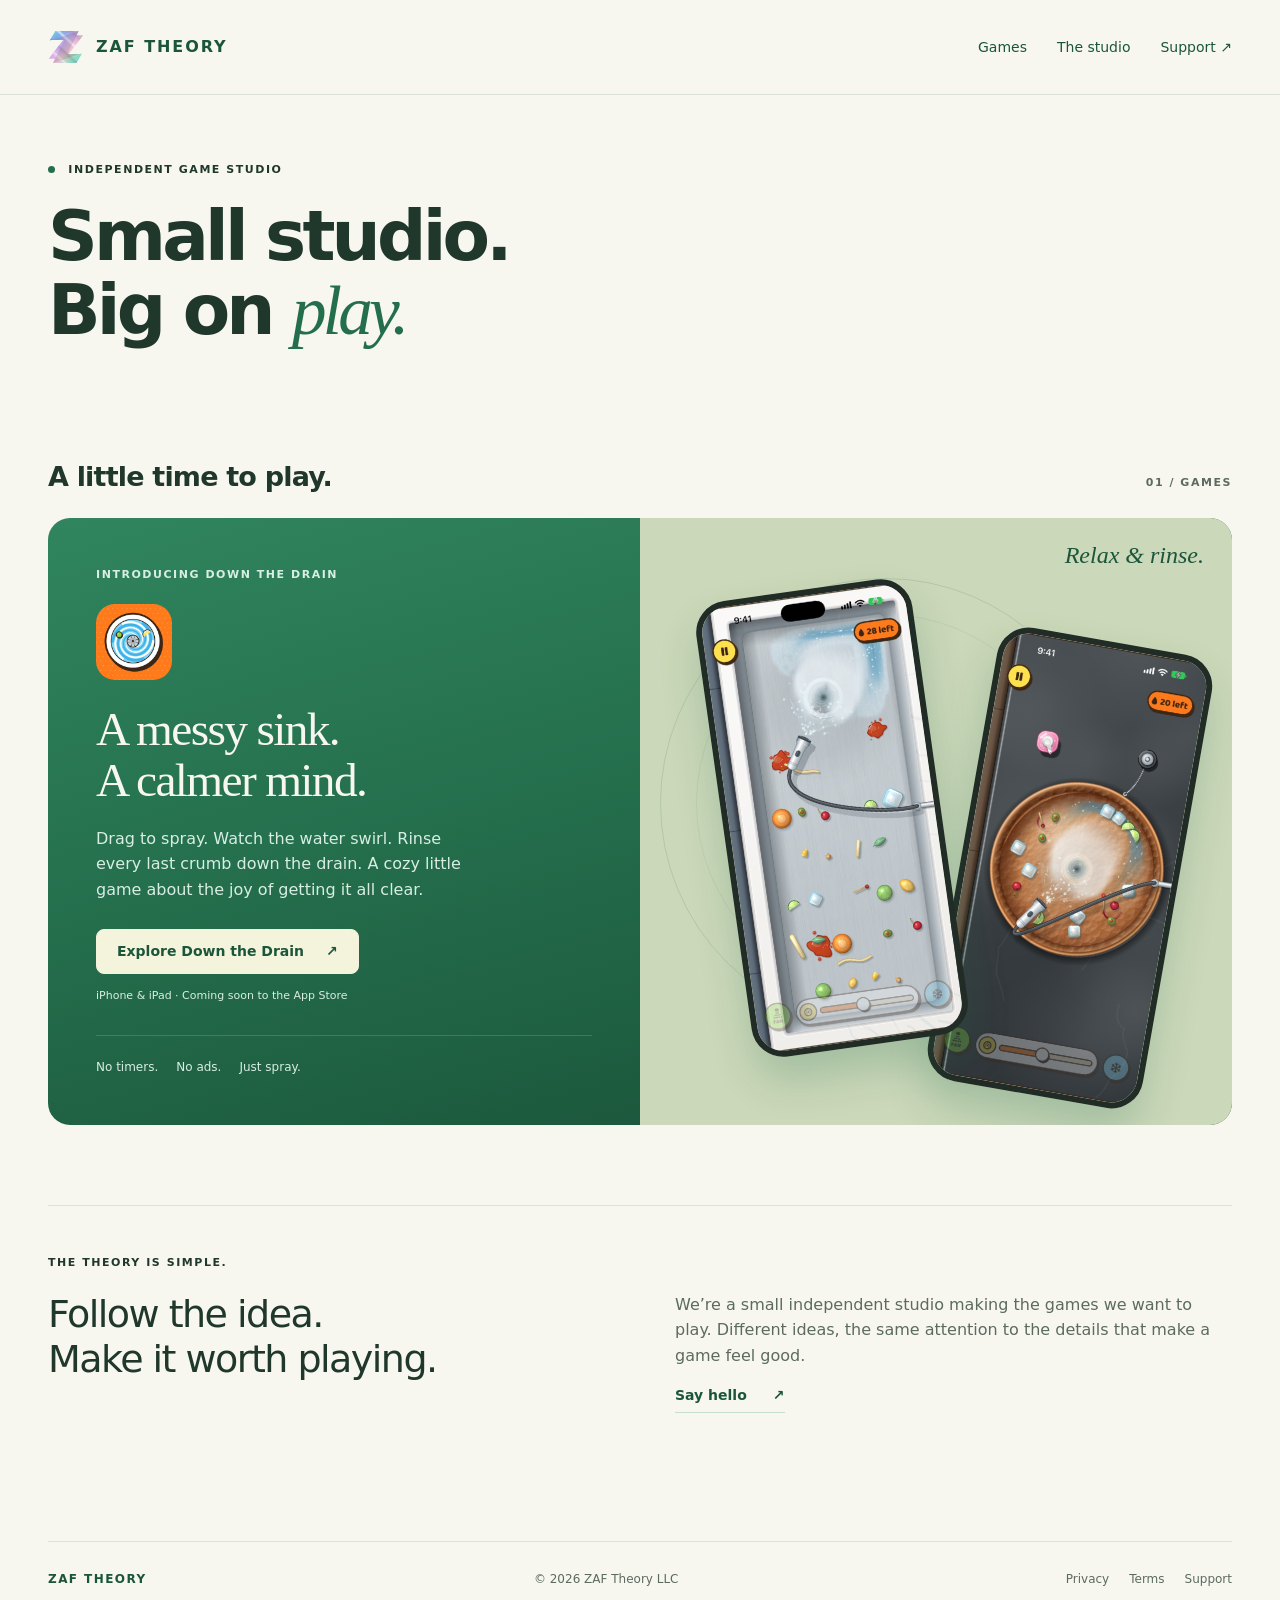
<file: index.html>
<!DOCTYPE html>
<html lang="en">
<head>
<meta charset="utf-8">
<meta name="viewport" content="width=device-width, initial-scale=1">
<title>ZAF Theory — Independent games</title>
<meta name="description" content="Independent games from ZAF Theory. Discover Down the Drain, a cozy sink-cleaning game for iPhone and iPad.">
<meta property="og:title" content="ZAF Theory — Independent games">
<meta property="og:description" content="Small studio. Big on play. Explore games from ZAF Theory.">
<meta property="og:type" content="website">
<meta property="og:url" content="https://zaftheory.com/">
<meta name="theme-color" content="#246e4c">
<link rel="icon" href="assets/favicon.svg" type="image/svg+xml">
<link rel="stylesheet" href="styles.css">
</head>
<body class="home-page">
<a class="skip-link" href="#main">Skip to content</a>
<header class="site-header">
<a class="site-brand" href="/" aria-label="ZAF Theory home"><img class="brand-hologram" src="assets/brand-foil.svg" alt="" width="36" height="36" aria-hidden="true"><span>ZAF THEORY</span></a>
<nav aria-label="Main navigation"><a href="/#games">Games</a><a href="/#studio">The studio</a><a href="/support.html">Support <span aria-hidden="true">↗</span></a>
</nav>
</header>
<main id="main" class="home-content">
<section class="studio-intro" aria-labelledby="intro-title">
<p class="eyebrow"><span class="status-dot"></span> Independent game studio</p>
<h1 id="intro-title">Small studio.<br>Big on <em>play.</em></h1>
</section>
<section id="games" aria-labelledby="games-title">
<div class="section-heading">
<h2 id="games-title">A little time to play.</h2><span class="eyebrow">01 / Games</span>
</div>
<article class="featured-game">
<div class="featured-copy">
<p class="eyebrow">Introducing Down the Drain</p><img class="game-icon" src="assets/downthedrain/icon.png" alt="" width="76" height="76">
<h3>A messy sink.<br>A calmer mind.</h3>
<p>Drag to spray. Watch the water swirl. Rinse every last crumb down the drain. A cozy little game about the joy of getting it all clear.</p><a class="btn btn-light" href="/downthedrain.html">Explore Down the Drain <span aria-hidden="true">↗</span></a>
<p class="availability">iPhone &amp; iPad · Coming soon to the App Store</p>
<div class="game-promises"><span>No timers.</span><span>No ads.</span><span>Just spray.</span>
</div>
</div>
<a class="featured-art" href="/downthedrain.html" aria-label="Explore Down the Drain"><span class="art-orbit" aria-hidden="true"></span><img class="phone phone-back" src="assets/downthedrain/bar-sink.jpg" alt="" width="600" height="1304"><img class="phone phone-front" src="assets/downthedrain/kitchen.jpg" alt="Down the Drain gameplay: water carries colorful scraps toward the kitchen sink drain" width="600" height="1304"><span class="art-label" aria-hidden="true">Relax &amp; rinse.</span></a>
</article>
</section>
<section id="studio" class="studio-note" aria-labelledby="studio-title">
<p class="eyebrow">The theory is simple.</p>
<h2 id="studio-title">Follow the idea.<br>Make it worth playing.</h2>
<p>We’re a small independent studio making the games we want to play. Different ideas, the same attention to the details that make a game feel good.</p><a class="text-link" href="/support.html">Say hello <span aria-hidden="true">↗</span></a>
</section>
<footer class="site-footer"><a class="footer-wordmark" href="/">ZAF THEORY</a>
<p>© 2026 ZAF Theory LLC</p>
<nav class="footer-links" aria-label="Footer"><a href="/privacy.html">Privacy</a><a href="/terms.html">Terms</a><a href="/support.html">Support</a>
</nav>
</footer>
</main>
</body></html>
</file>
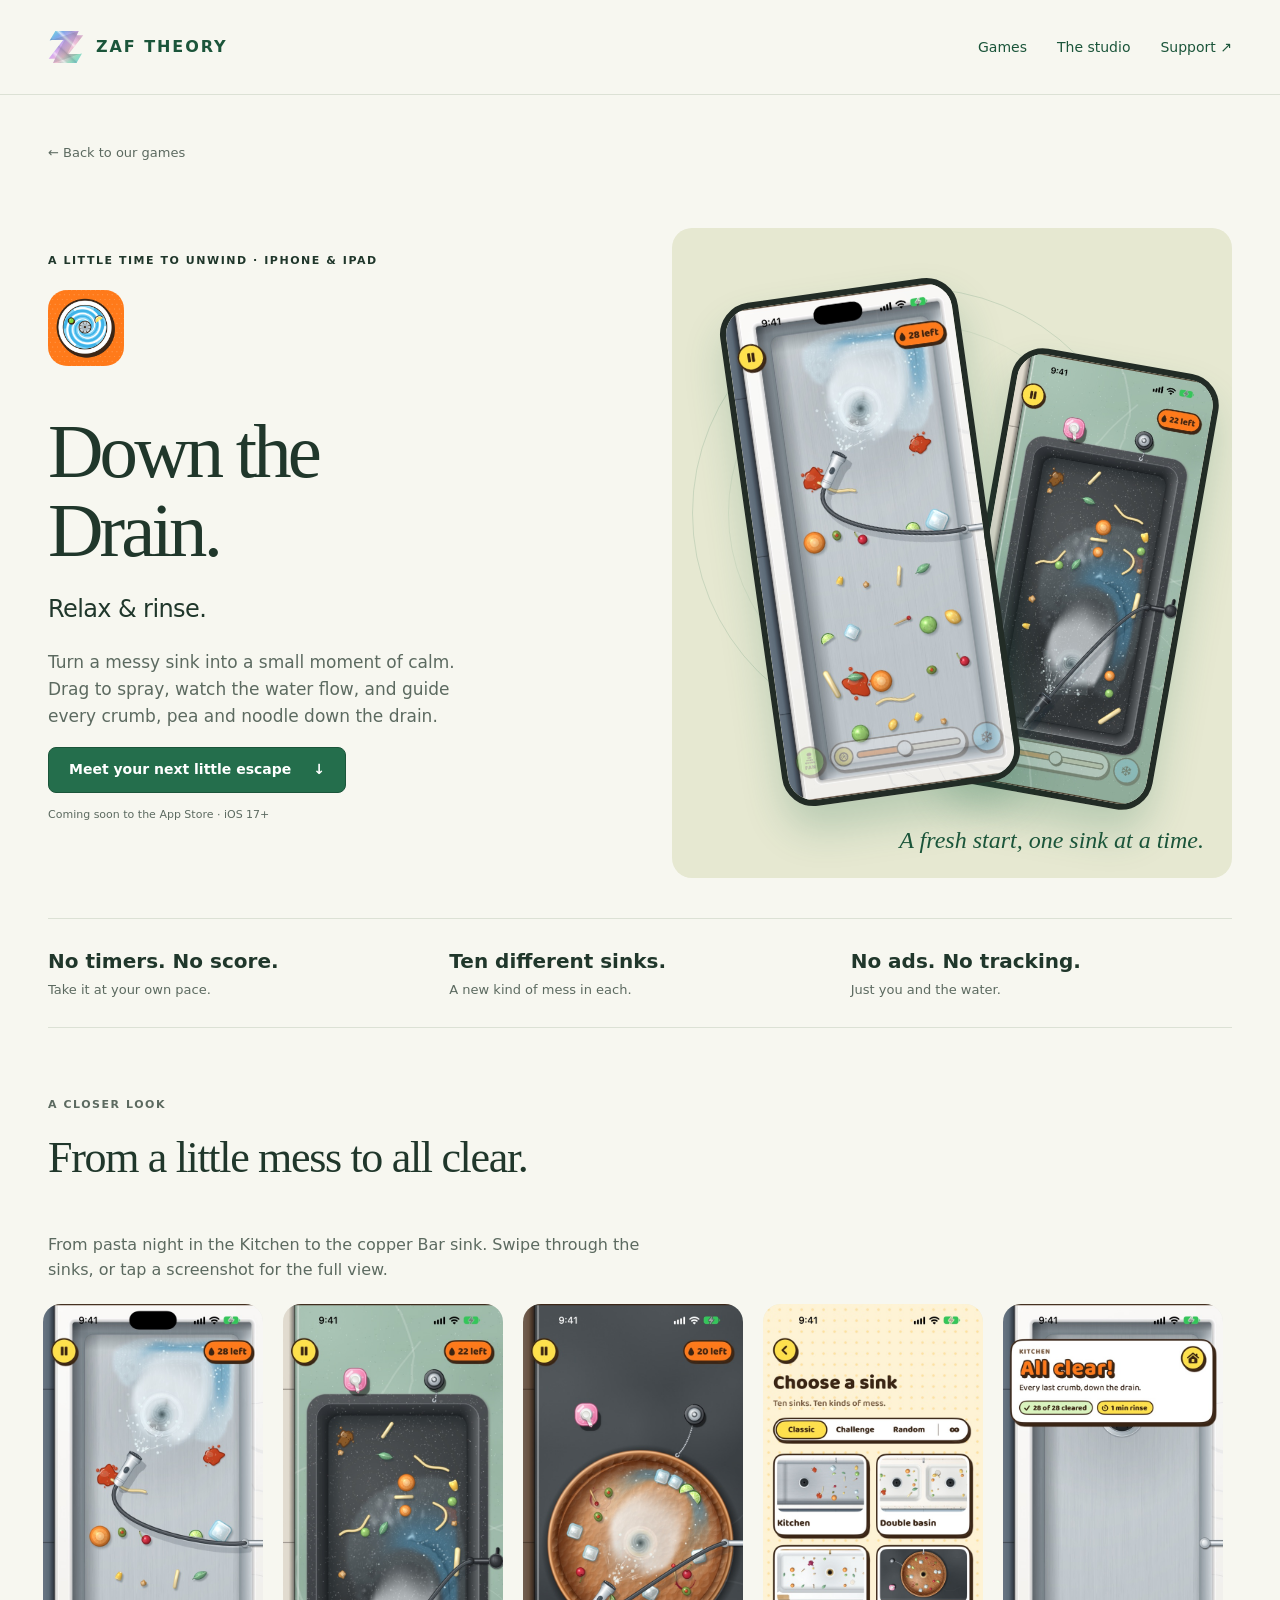
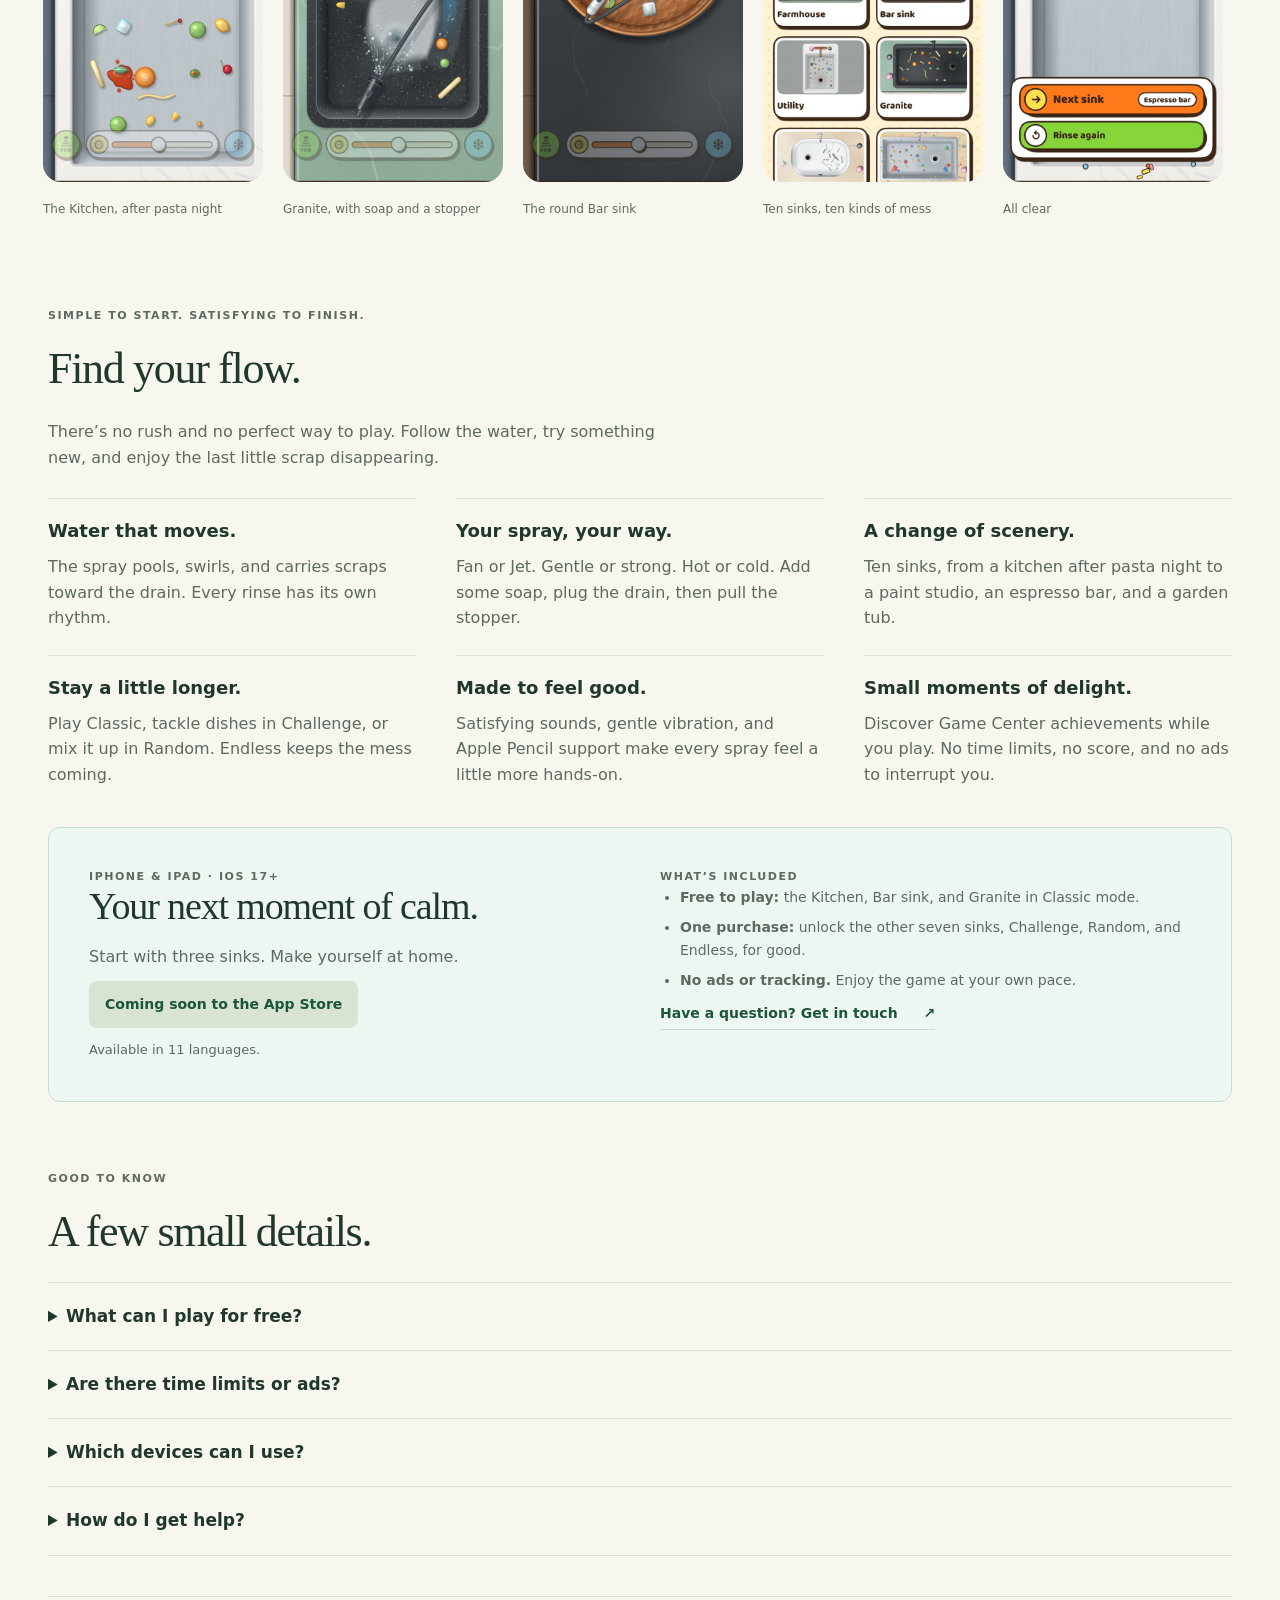
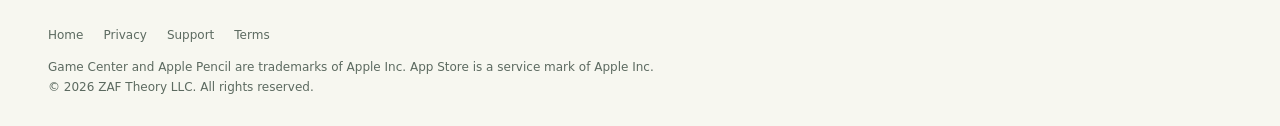
<file: downthedrain.html>
<!DOCTYPE html>
<html lang="en">
<head>
  <meta charset="utf-8">
  <meta name="viewport" content="width=device-width, initial-scale=1">
  <title>Down the Drain — ZAF Theory</title>
  <meta name="description" content="Down the Drain: Relax & Rinse. A cozy sink-cleaning game for iPhone and iPad: drag to spray, watch the water flow, and rinse every crumb down the drain.">
  <meta property="og:title" content="Down the Drain: Relax & Rinse">
  <meta property="og:description" content="A cozy sink-cleaning game for iPhone and iPad. No timers, no ads. Just spray.">
  <meta property="og:type" content="website">
  <meta property="og:url" content="https://zaftheory.com/downthedrain.html">
  <meta property="og:image" content="https://zaftheory.com/assets/downthedrain/icon.png">
  <meta name="theme-color" content="#246e4c">
  <link rel="icon" href="assets/favicon.svg" type="image/svg+xml">
<link rel="stylesheet" href="styles.css">
</head>
<body>
<a class="skip-link" href="#main">Skip to content</a>
<header class="site-header">
<a class="site-brand" href="/" aria-label="ZAF Theory home"><img class="brand-hologram" src="assets/brand-foil.svg" alt="" width="36" height="36" aria-hidden="true"><span>ZAF THEORY</span></a>
<nav aria-label="Main navigation"><a href="/#games">Games</a><a href="/#studio">The studio</a><a href="/support.html">Support <span aria-hidden="true">↗</span></a>
</nav>
</header>
<main id="main" class="product-page game-page">
<a href="/#games" class="back-link">← Back to our games</a>
<section class="game-hero" aria-labelledby="game-title">
<div>
<p class="eyebrow">A little time to unwind · iPhone &amp; iPad</p><img class="game-icon" src="assets/downthedrain/icon.png" alt="" width="76" height="76">
<h1 id="game-title">Down the<br>Drain.</h1>
<p class="game-subtitle">Relax &amp; rinse.</p>
<p class="hero-description">Turn a messy sink into a small moment of calm. Drag to spray, watch the water flow, and guide every crumb, pea and noodle down the drain.</p><a class="btn" href="#get-the-game">Meet your next little escape <span aria-hidden="true">↓</span></a>
<p class="availability">Coming soon to the App Store · iOS 17+</p>
</div>
<div class="featured-art"><span class="art-orbit" aria-hidden="true"></span><img class="phone phone-back" src="assets/downthedrain/granite.jpg" alt="Granite sink gameplay with soap and a stopper" width="600" height="1304"><img class="phone phone-front" src="assets/downthedrain/kitchen.jpg" alt="Spraying the kitchen sink as water swirls toward the drain" width="600" height="1304"><span class="art-label" aria-hidden="true">A fresh start, one sink at a time.</span>
</div>
</section>
<div class="game-facts">
<p><strong>No timers. No score.</strong>Take it at your own pace.</p>
<p><strong>Ten different sinks.</strong>A new kind of mess in each.</p>
<p><strong>No ads. No tracking.</strong>Just you and the water.</p>
</div>
<section class="game-section" aria-labelledby="screens-title">
<p class="eyebrow">A closer look</p>
<div class="section-heading">
<h2 id="screens-title">From a little mess to all clear.</h2>
</div>
<p>From pasta night in the Kitchen to the copper Bar sink. Swipe through the sinks, or tap a screenshot for the full view.</p>
<ul class="shots game-shots">
        <li>
          <a href="assets/downthedrain/kitchen.jpg"><img src="assets/downthedrain/kitchen.jpg" alt="Spraying the Kitchen sink, water swirling toward the drain" loading="lazy"></a>
          <p>The Kitchen, after pasta night</p>
        </li>
        <li>
          <a href="assets/downthedrain/granite.jpg"><img src="assets/downthedrain/granite.jpg" alt="Spraying the Granite sink with soap and a stopper on the counter" loading="lazy"></a>
          <p>Granite, with soap and a stopper</p>
        </li>
        <li>
          <a href="assets/downthedrain/bar-sink.jpg"><img src="assets/downthedrain/bar-sink.jpg" alt="Spraying the round copper Bar sink" loading="lazy"></a>
          <p>The round Bar sink</p>
        </li>
        <li>
          <a href="assets/downthedrain/choose-a-sink.jpg"><img src="assets/downthedrain/choose-a-sink.jpg" alt="Choose a sink: ten sinks with photos" loading="lazy"></a>
          <p>Ten sinks, ten kinds of mess</p>
        </li>
        <li>
          <a href="assets/downthedrain/all-clear.jpg"><img src="assets/downthedrain/all-clear.jpg" alt="All clear: every scrap rinsed down the drain" loading="lazy"></a>
          <p>All clear</p>
        </li>
        <li>
          <a href="assets/downthedrain/home.jpg"><img src="assets/downthedrain/home.jpg" alt="Down the Drain home screen with the next sink up" loading="lazy"></a>
          <p>Pick a mode and play</p>
        </li>
      </ul>
</section>
<section class="game-section" aria-labelledby="play-title">
<p class="eyebrow">Simple to start. Satisfying to finish.</p>
<h2 id="play-title">Find your flow.</h2>
<p>There’s no rush and no perfect way to play. Follow the water, try something new, and enjoy the last little scrap disappearing.</p>
<ul class="features game-features">
<li><strong>Water that moves.</strong>The spray pools, swirls, and carries scraps toward the drain. Every rinse has its own rhythm.</li>
<li><strong>Your spray, your way.</strong>Fan or Jet. Gentle or strong. Hot or cold. Add some soap, plug the drain, then pull the stopper.</li>
<li><strong>A change of scenery.</strong>Ten sinks, from a kitchen after pasta night to a paint studio, an espresso bar, and a garden tub.</li>
<li><strong>Stay a little longer.</strong>Play Classic, tackle dishes in Challenge, or mix it up in Random. Endless keeps the mess coming.</li>
<li><strong>Made to feel good.</strong>Satisfying sounds, gentle vibration, and Apple Pencil support make every spray feel a little more hands-on.</li>
<li><strong>Small moments of delight.</strong>Discover Game Center achievements while you play. No time limits, no score, and no ads to interrupt you.</li>
</ul>
</section>
<section id="get-the-game" class="download-box game-download" aria-labelledby="download-title">
<div>
<p class="eyebrow">iPhone &amp; iPad · iOS 17+</p>
<h2 id="download-title">Your next moment of calm.</h2>
<p>Start with three sinks. Make yourself at home.</p><span class="release-status">Coming soon to the App Store</span>
<p class="download-meta">Available in 11 languages.</p>
</div>
<div>
<p class="eyebrow">What’s included</p>
<ul>
<li><strong>Free to play:</strong> the Kitchen, Bar sink, and Granite in Classic mode.</li>
<li><strong>One purchase:</strong> unlock the other seven sinks, Challenge, Random, and Endless, for good.</li>
<li><strong>No ads or tracking.</strong> Enjoy the game at your own pace.</li>
</ul><a class="text-link" href="/support.html">Have a question? Get in touch <span aria-hidden="true">↗</span></a>
</div>
</section>
<section class="game-section game-faq" aria-labelledby="faq-title">
<p class="eyebrow">Good to know</p>
<h2 id="faq-title">A few small details.</h2>
<details>
<summary>What can I play for free?</summary>
<p>The Kitchen, Bar sink, and Granite are free in Classic mode. A single purchase unlocks the seven other sinks and Challenge, Random, and Endless modes permanently.</p>
</details>
<details>
<summary>Are there time limits or ads?</summary>
<p>No. There are no time limits, scores, or ads. Take as long as you like, or switch on Endless to keep rinsing.</p>
</details>
<details>
<summary>Which devices can I use?</summary>
<p>Down the Drain is made for iPhone and iPad running iOS or iPadOS 17 or later. You can play by touch, and Apple Pencil is supported on compatible iPads.</p>
</details>
<details>
<summary>How do I get help?</summary>
<p>Visit our <a href="/support.html">support page</a> or email <a href="mailto:support@zaftheory.com">support@zaftheory.com</a>. Tell us your device, operating system version, and what happened so we can help.</p>
</details>
</section>
<footer class="disclaimer">
<nav class="footer-links" aria-label="Footer"><a href="/">Home</a><a href="/privacy.html">Privacy</a><a href="/support.html">Support</a><a href="/terms.html">Terms</a>
</nav>
<p>Game Center and Apple Pencil are trademarks of Apple Inc. App Store is a service mark of Apple Inc.</p>
<p>© 2026 ZAF Theory LLC. All rights reserved.</p>
</footer>
</main>
</body></html>
</file>
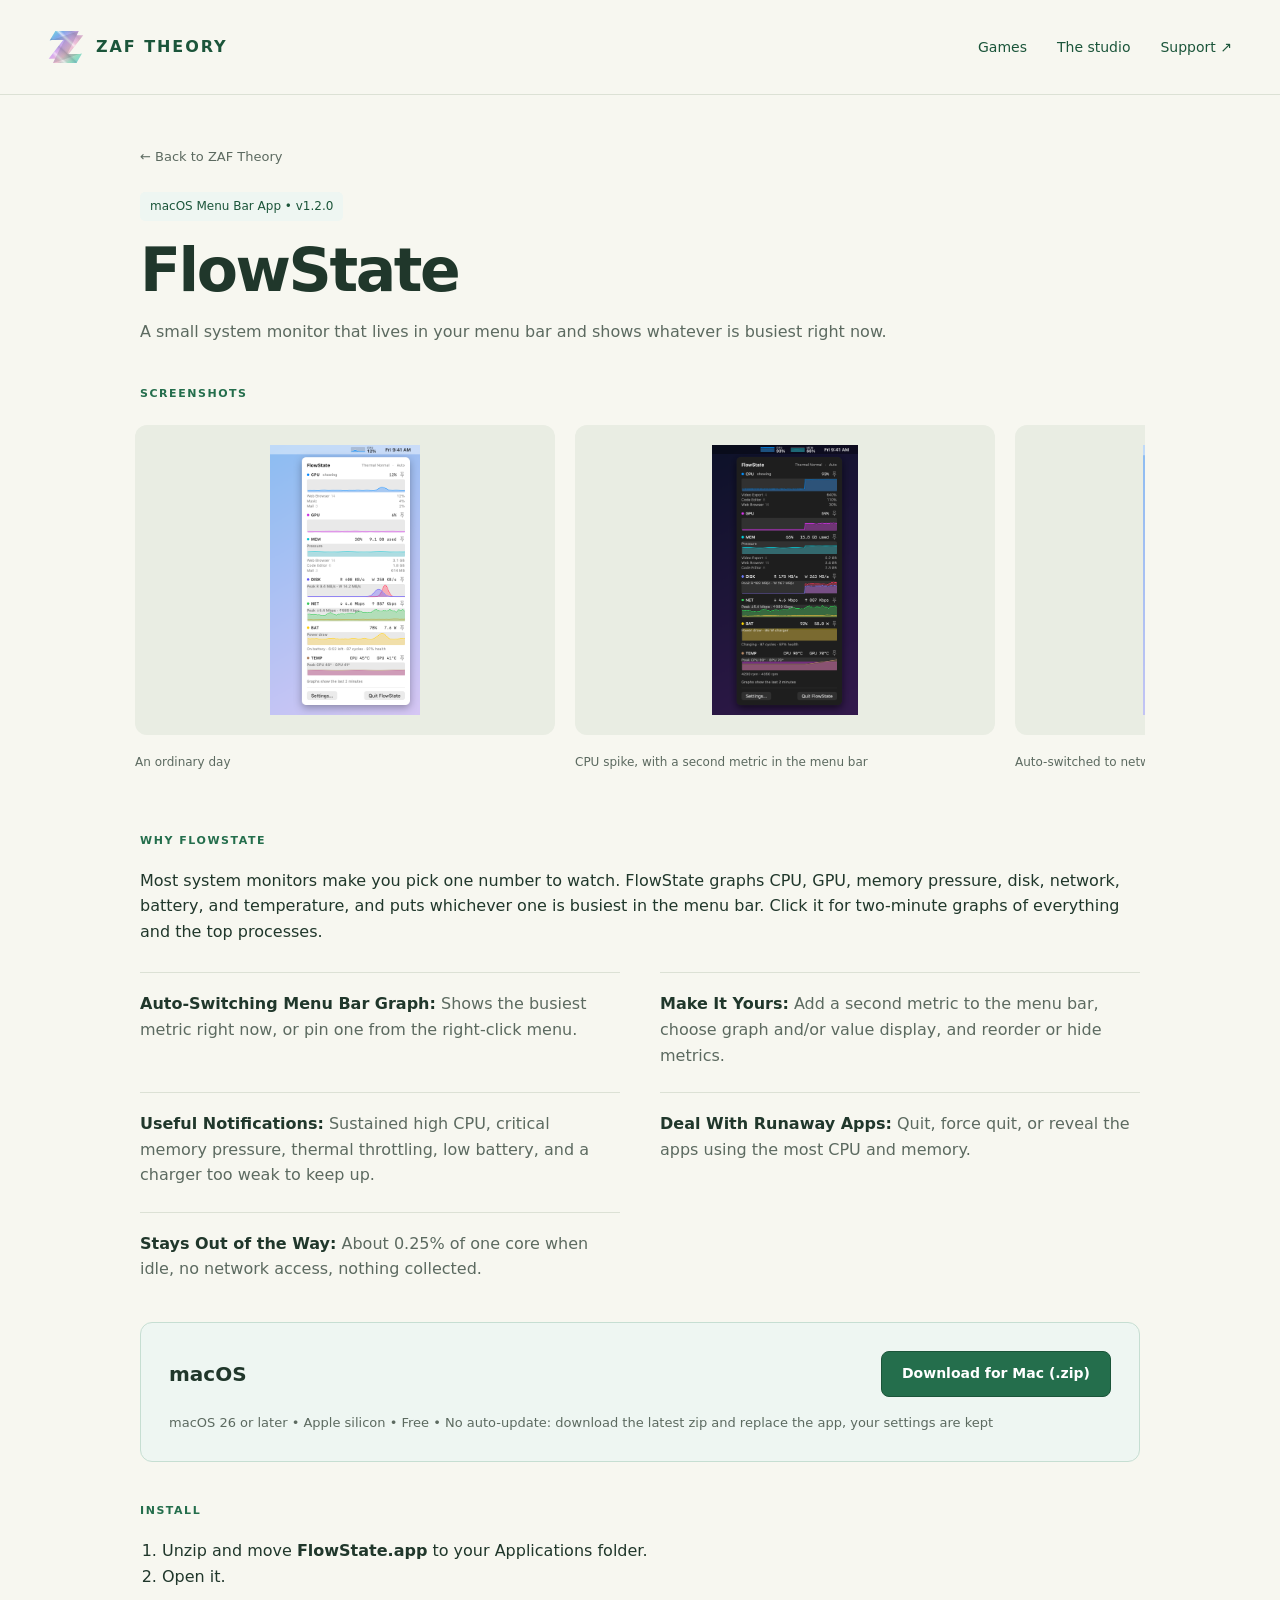
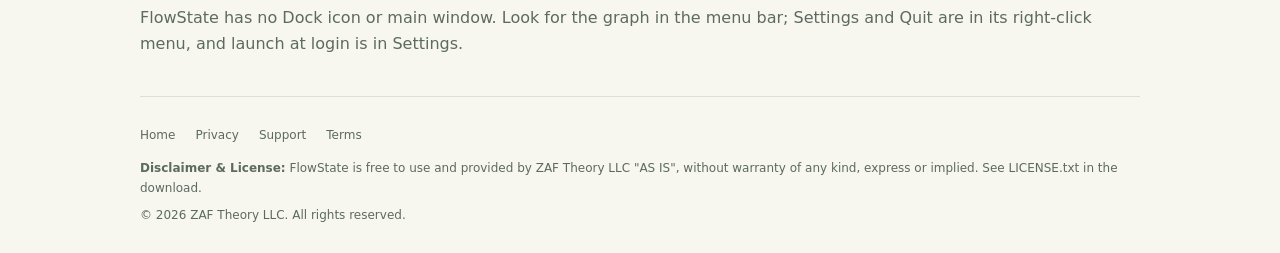
<file: flowstate.html>
<!DOCTYPE html>
<html lang="en">
<head>
  <meta charset="utf-8">
  <meta name="viewport" content="width=device-width, initial-scale=1">
  <meta name="robots" content="noindex, follow">
  <title>FlowState — ZAF Theory</title>
  <meta name="description" content="Small macOS menu bar app that graphs CPU, GPU, memory pressure, disk, network, battery, and temperature, and shows whichever is busiest.">
  <meta name="theme-color" content="#246e4c">
  <link rel="icon" href="assets/favicon.svg" type="image/svg+xml">
<link rel="stylesheet" href="styles.css">
</head>
<body>
<a class="skip-link" href="#main">Skip to content</a>
<header class="site-header">
<a class="site-brand" href="/" aria-label="ZAF Theory home"><img class="brand-hologram" src="assets/brand-foil.svg" alt="" width="36" height="36" aria-hidden="true"><span>ZAF THEORY</span></a>
<nav aria-label="Main navigation"><a href="/#games">Games</a><a href="/#studio">The studio</a><a href="/support.html">Support <span aria-hidden="true">↗</span></a></nav>
</header>

  <main id="main" class="product-page">
    <header>
      <a href="/" class="back-link">&larr; Back to ZAF Theory</a>
      <div><span class="badge">macOS Menu Bar App • <span id="flowstate-version">v1.2.0</span></span></div>
      <h1 class="lead">FlowState</h1>
      <p class="note" style="margin: 0;">A small system monitor that lives in your menu bar and shows whatever is busiest right now.</p>
    </header>

    <section>
      <h2 class="caption">Screenshots</h2>
      <ul class="shots">
        <li>
          <a href="assets/flowstate/everyday-light.png"><img src="assets/flowstate/everyday-light.png" alt="FlowState dropdown on a quiet Mac, with two-minute graphs for CPU, GPU, memory, disk, network, battery, and temperature" loading="lazy"></a>
          <p>An ordinary day</p>
        </li>
        <li>
          <a href="assets/flowstate/cpu-spike-dark.png"><img src="assets/flowstate/cpu-spike-dark.png" alt="FlowState in dark mode during a video export, with CPU at 93% and a second memory graph in the menu bar" loading="lazy"></a>
          <p>CPU spike, with a second metric in the menu bar</p>
        </li>
        <li>
          <a href="assets/flowstate/download-light.png"><img src="assets/flowstate/download-light.png" alt="FlowState menu bar graph switched to network during a 614 Mbps download" loading="lazy"></a>
          <p>Auto-switched to network during a big download</p>
        </li>
        <li>
          <a href="assets/flowstate/throttling-dark.png"><img src="assets/flowstate/throttling-dark.png" alt="FlowState showing a Thermal Serious state with the CPU at 101 degrees" loading="lazy"></a>
          <p>Thermal throttling</p>
        </li>
        <li>
          <a href="assets/flowstate/low-battery-light.png"><img src="assets/flowstate/low-battery-light.png" alt="FlowState with the battery graph in red at 8% and 23 minutes left" loading="lazy"></a>
          <p>Low battery</p>
        </li>
        <li>
          <a href="assets/flowstate/weak-charger-dark.png"><img src="assets/flowstate/weak-charger-dark.png" alt="FlowState reporting that a 30 W charger is too weak and the battery is draining" loading="lazy"></a>
          <p>A charger too weak to keep up</p>
        </li>
      </ul>
    </section>

    <section>
      <h2 class="caption">Why FlowState</h2>
      <p>Most system monitors make you pick one number to watch. FlowState graphs CPU, GPU, memory pressure, disk, network, battery, and temperature, and puts whichever one is busiest in the menu bar. Click it for two-minute graphs of everything and the top processes.</p>

      <ul class="features">
        <li><strong>Auto-Switching Menu Bar Graph:</strong> Shows the busiest metric right now, or pin one from the right-click menu.</li>
        <li><strong>Make It Yours:</strong> Add a second metric to the menu bar, choose graph and/or value display, and reorder or hide metrics.</li>
        <li><strong>Useful Notifications:</strong> Sustained high CPU, critical memory pressure, thermal throttling, low battery, and a charger too weak to keep up.</li>
        <li><strong>Deal With Runaway Apps:</strong> Quit, force quit, or reveal the apps using the most CPU and memory.</li>
        <li><strong>Stays Out of the Way:</strong> About 0.25% of one core when idle, no network access, nothing collected.</li>
      </ul>
    </section>

    <div class="download-box">
      <div class="download-header">
        <div class="download-platform">macOS</div>
        <div>
          <a id="flowstate-download" class="btn" href="https://github.com/zaftheory/zaftheory.github.io/releases/download/flowstate-latest/FlowState-1.2.0.zip">Download for Mac (.zip)</a>
        </div>
      </div>
      <div class="download-meta">
        macOS 26 or later • Apple silicon • Free • No auto-update: download the latest zip and replace the app, your settings are kept
      </div>
    </div>

    <section>
      <h2 class="caption">Install</h2>
      <ol class="steps">
        <li>Unzip and move <strong>FlowState.app</strong> to your Applications folder.</li>
        <li>Open it.</li>
      </ol>
      <p class="note">FlowState has no Dock icon or main window. Look for the graph in the menu bar; Settings and Quit are in its right-click menu, and launch at login is in Settings.</p>
    </section>

    <footer class="disclaimer">
      <nav class="footer-links" style="margin-bottom: 12px;">
        <a href="/">Home</a>
        <span class="sep">&bull;</span>
        <a href="/privacy.html">Privacy</a>
        <span class="sep">&bull;</span>
        <a href="/support.html">Support</a>
        <span class="sep">&bull;</span>
        <a href="/terms.html">Terms</a>
      </nav>
      <p><strong>Disclaimer & License:</strong> FlowState is free to use and provided by ZAF Theory LLC "AS IS", without warranty of any kind, express or implied. See LICENSE.txt in the download.</p>
      <p style="margin-top: 6px;">&copy; 2026 ZAF Theory LLC. All rights reserved.</p>
    </footer>
  </main>
</body>
</html>
</file>
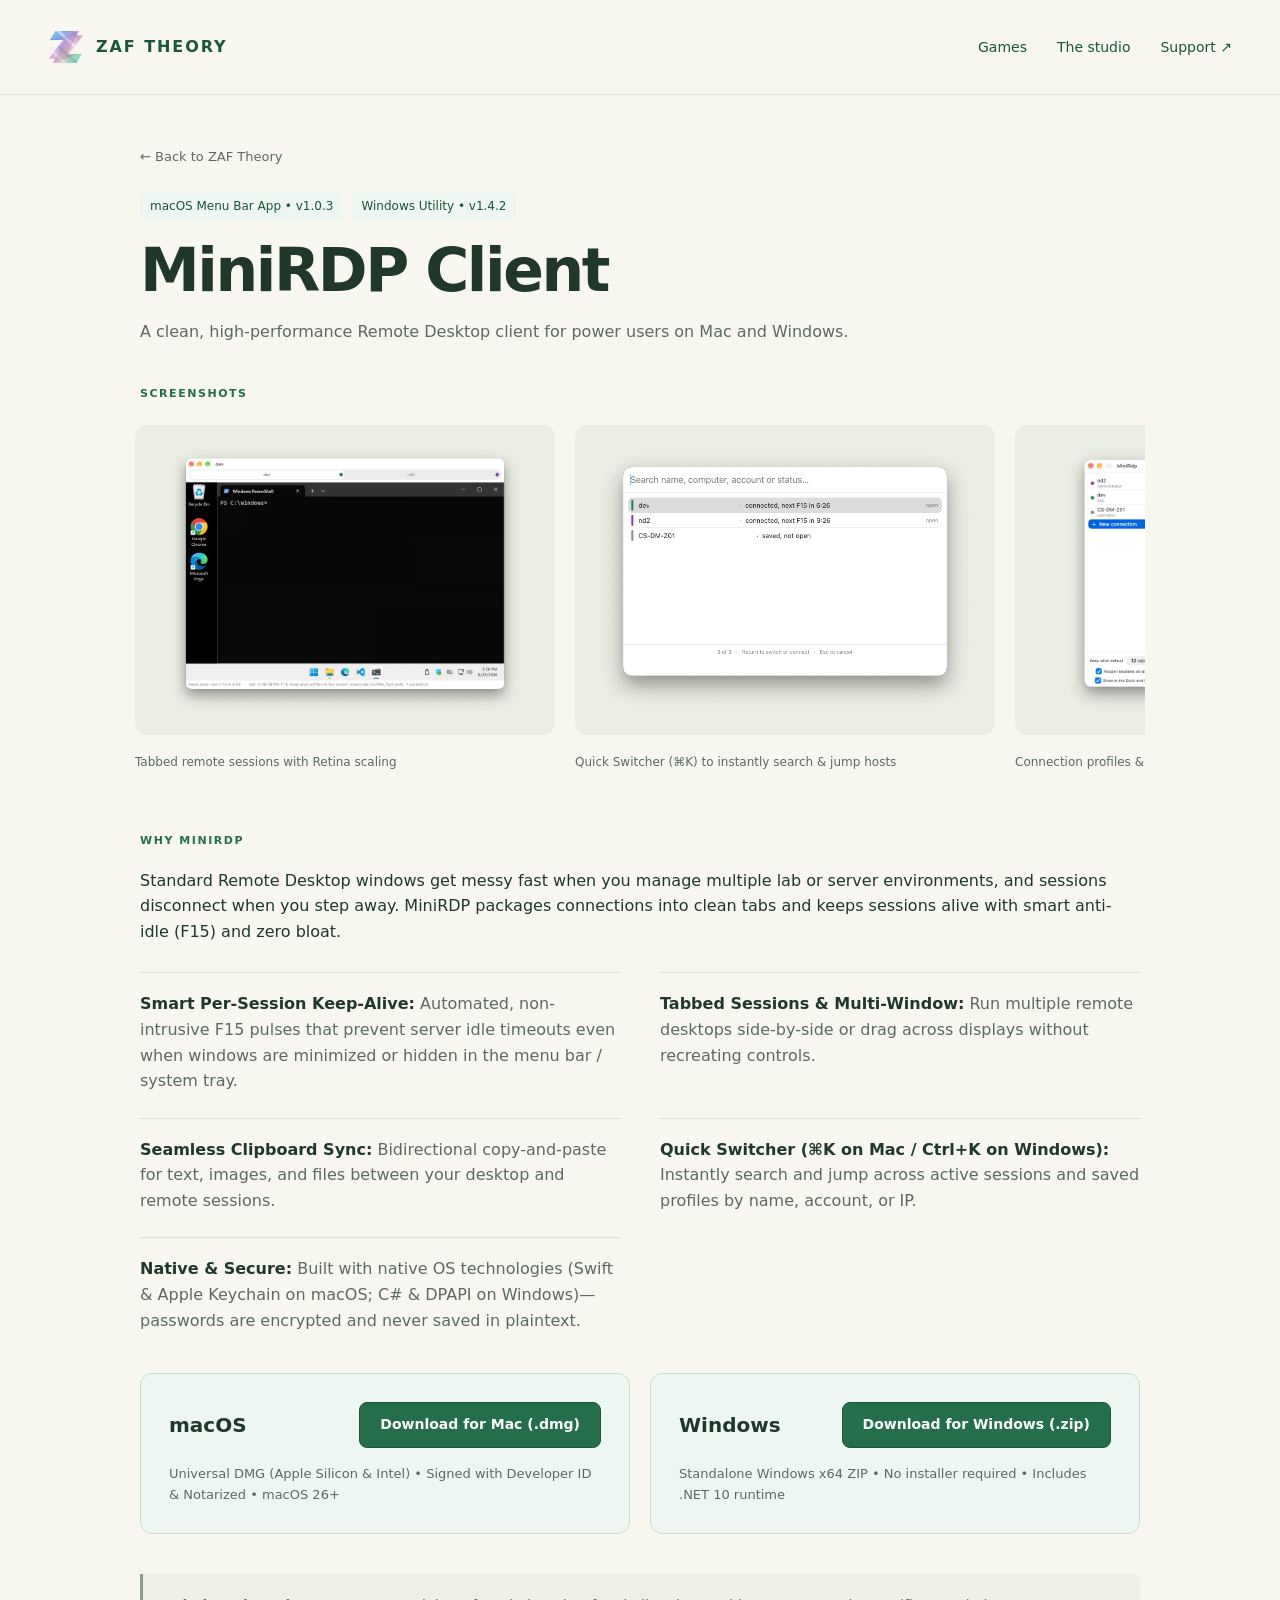
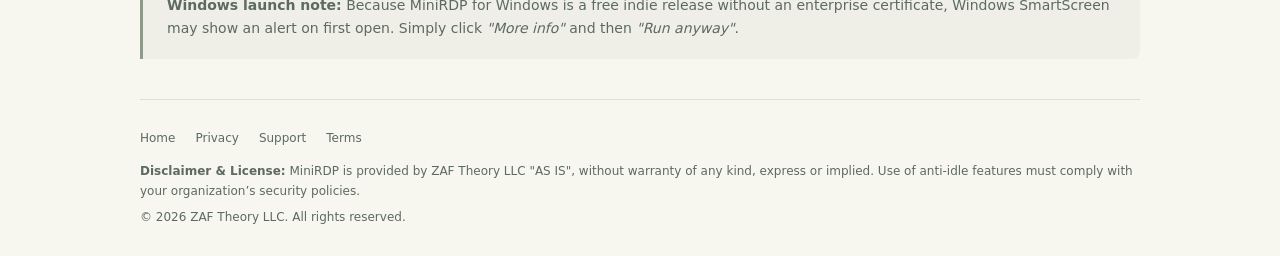
<file: minirdp.html>
<!DOCTYPE html>
<html lang="en">
<head>
  <meta charset="utf-8">
  <meta name="viewport" content="width=device-width, initial-scale=1">
  <meta name="robots" content="noindex, follow">
  <title>MiniRDP Client — ZAF Theory</title>
  <meta name="description" content="Fast, lightweight Remote Desktop client for Mac and Windows with per-session keep-alive and tabbed sessions.">
  <meta name="theme-color" content="#246e4c">
  <link rel="icon" href="assets/favicon.svg" type="image/svg+xml">
<link rel="stylesheet" href="styles.css">
</head>
<body class="minirdp-page">
<a class="skip-link" href="#main">Skip to content</a>
<header class="site-header">
<a class="site-brand" href="/" aria-label="ZAF Theory home"><img class="brand-hologram" src="assets/brand-foil.svg" alt="" width="36" height="36" aria-hidden="true"><span>ZAF THEORY</span></a>
<nav aria-label="Main navigation"><a href="/#games">Games</a><a href="/#studio">The studio</a><a href="/support.html">Support <span aria-hidden="true">↗</span></a></nav>
</header>

  <main id="main" class="product-page">
    <header>
      <a href="/" class="back-link">&larr; Back to ZAF Theory</a>
      <div class="badges-row">
        <span class="badge">macOS Menu Bar App • <span id="minirdp-mac-version">v1.0.3</span></span>
        <span class="badge">Windows Utility • <span id="minirdp-win-version">v1.4.2</span></span>
      </div>
      <h1 class="lead">MiniRDP Client</h1>
      <p class="note" style="margin: 0;">A clean, high-performance Remote Desktop client for power users on Mac and Windows.</p>
    </header>

    <section>
      <h2 class="caption">Screenshots</h2>
      <ul class="shots">
        <li>
          <a href="assets/minirdp/tabbed-sessions.png"><img src="assets/minirdp/tabbed-sessions.png" alt="MiniRDP client showing tabbed remote sessions and connected terminal" loading="lazy"></a>
          <p>Tabbed remote sessions with Retina scaling</p>
        </li>
        <li>
          <a href="assets/minirdp/quick-switcher.png"><img src="assets/minirdp/quick-switcher.png" alt="MiniRDP Quick Switcher search dialog with keyboard shortcut ⌘K" loading="lazy"></a>
          <p>Quick Switcher (⌘K) to instantly search & jump hosts</p>
        </li>
        <li>
          <a href="assets/minirdp/connections-manager.png"><img src="assets/minirdp/connections-manager.png" alt="MiniRDP connection profiles manager and per-host settings" loading="lazy"></a>
          <p>Connection profiles & per-session keep-alive</p>
        </li>
        <li>
          <a href="assets/minirdp/menu-bar-monitor.png"><img src="assets/minirdp/menu-bar-monitor.png" alt="MiniRDP macOS menu bar monitor showing active connections and keep-alive status" loading="lazy"></a>
          <p>Menu bar status & keep-alive monitor</p>
        </li>
      </ul>
    </section>

    <section>
      <h2 class="caption">Why MiniRDP</h2>
      <p>Standard Remote Desktop windows get messy fast when you manage multiple lab or server environments, and sessions disconnect when you step away. MiniRDP packages connections into clean tabs and keeps sessions alive with smart anti-idle (F15) and zero bloat.</p>

      <ul class="features">
        <li><strong>Smart Per-Session Keep-Alive:</strong> Automated, non-intrusive F15 pulses that prevent server idle timeouts even when windows are minimized or hidden in the menu bar / system tray.</li>
        <li><strong>Tabbed Sessions & Multi-Window:</strong> Run multiple remote desktops side-by-side or drag across displays without recreating controls.</li>
        <li><strong>Seamless Clipboard Sync:</strong> Bidirectional copy-and-paste for text, images, and files between your desktop and remote sessions.</li>
        <li><strong>Quick Switcher (⌘K on Mac / Ctrl+K on Windows):</strong> Instantly search and jump across active sessions and saved profiles by name, account, or IP.</li>
        <li><strong>Native & Secure:</strong> Built with native OS technologies (Swift & Apple Keychain on macOS; C# & DPAPI on Windows)—passwords are encrypted and never saved in plaintext.</li>
      </ul>
    </section>

    <div class="download-grid">
      <!-- macOS Download Box -->
      <div class="download-box">
        <div class="download-header">
          <div class="download-platform">macOS</div>
          <div>
            <a id="minirdp-mac-download" class="btn" href="https://github.com/zaftheory/zaftheory.github.io/releases/download/minirdp-latest/MiniRdp-1.0.3.dmg">Download for Mac (.dmg)</a>
          </div>
        </div>
        <div class="download-meta">
          Universal DMG (Apple Silicon & Intel) • Signed with Developer ID & Notarized • macOS 26+
        </div>
      </div>

      <!-- Windows Download Box -->
      <div class="download-box">
        <div class="download-header">
          <div class="download-platform">Windows</div>
          <div>
            <a id="minirdp-win-download" class="btn" href="https://github.com/zaftheory/zaftheory.github.io/releases/download/minirdp-latest/MiniRdpClient-1.4.2.zip">Download for Windows (.zip)</a>
          </div>
        </div>
        <div class="download-meta">
          Standalone Windows x64 ZIP • No installer required • Includes .NET 10 runtime
        </div>
      </div>
    </div>

    <div class="notice">
      <strong>Windows launch note:</strong> Because MiniRDP for Windows is a free indie release without an enterprise certificate, Windows SmartScreen may show an alert on first open. Simply click <em>"More info"</em> and then <em>"Run anyway"</em>.
    </div>

    <footer class="disclaimer">
      <nav class="footer-links" style="margin-bottom: 12px;">
        <a href="/">Home</a>
        <span class="sep">&bull;</span>
        <a href="/privacy.html">Privacy</a>
        <span class="sep">&bull;</span>
        <a href="/support.html">Support</a>
        <span class="sep">&bull;</span>
        <a href="/terms.html">Terms</a>
      </nav>
      <p><strong>Disclaimer & License:</strong> MiniRDP is provided by ZAF Theory LLC "AS IS", without warranty of any kind, express or implied. Use of anti-idle features must comply with your organization’s security policies.</p>
      <p style="margin-top: 6px;">&copy; 2026 ZAF Theory LLC. All rights reserved.</p>
    </footer>
  </main>
</body>
</html>
</file>
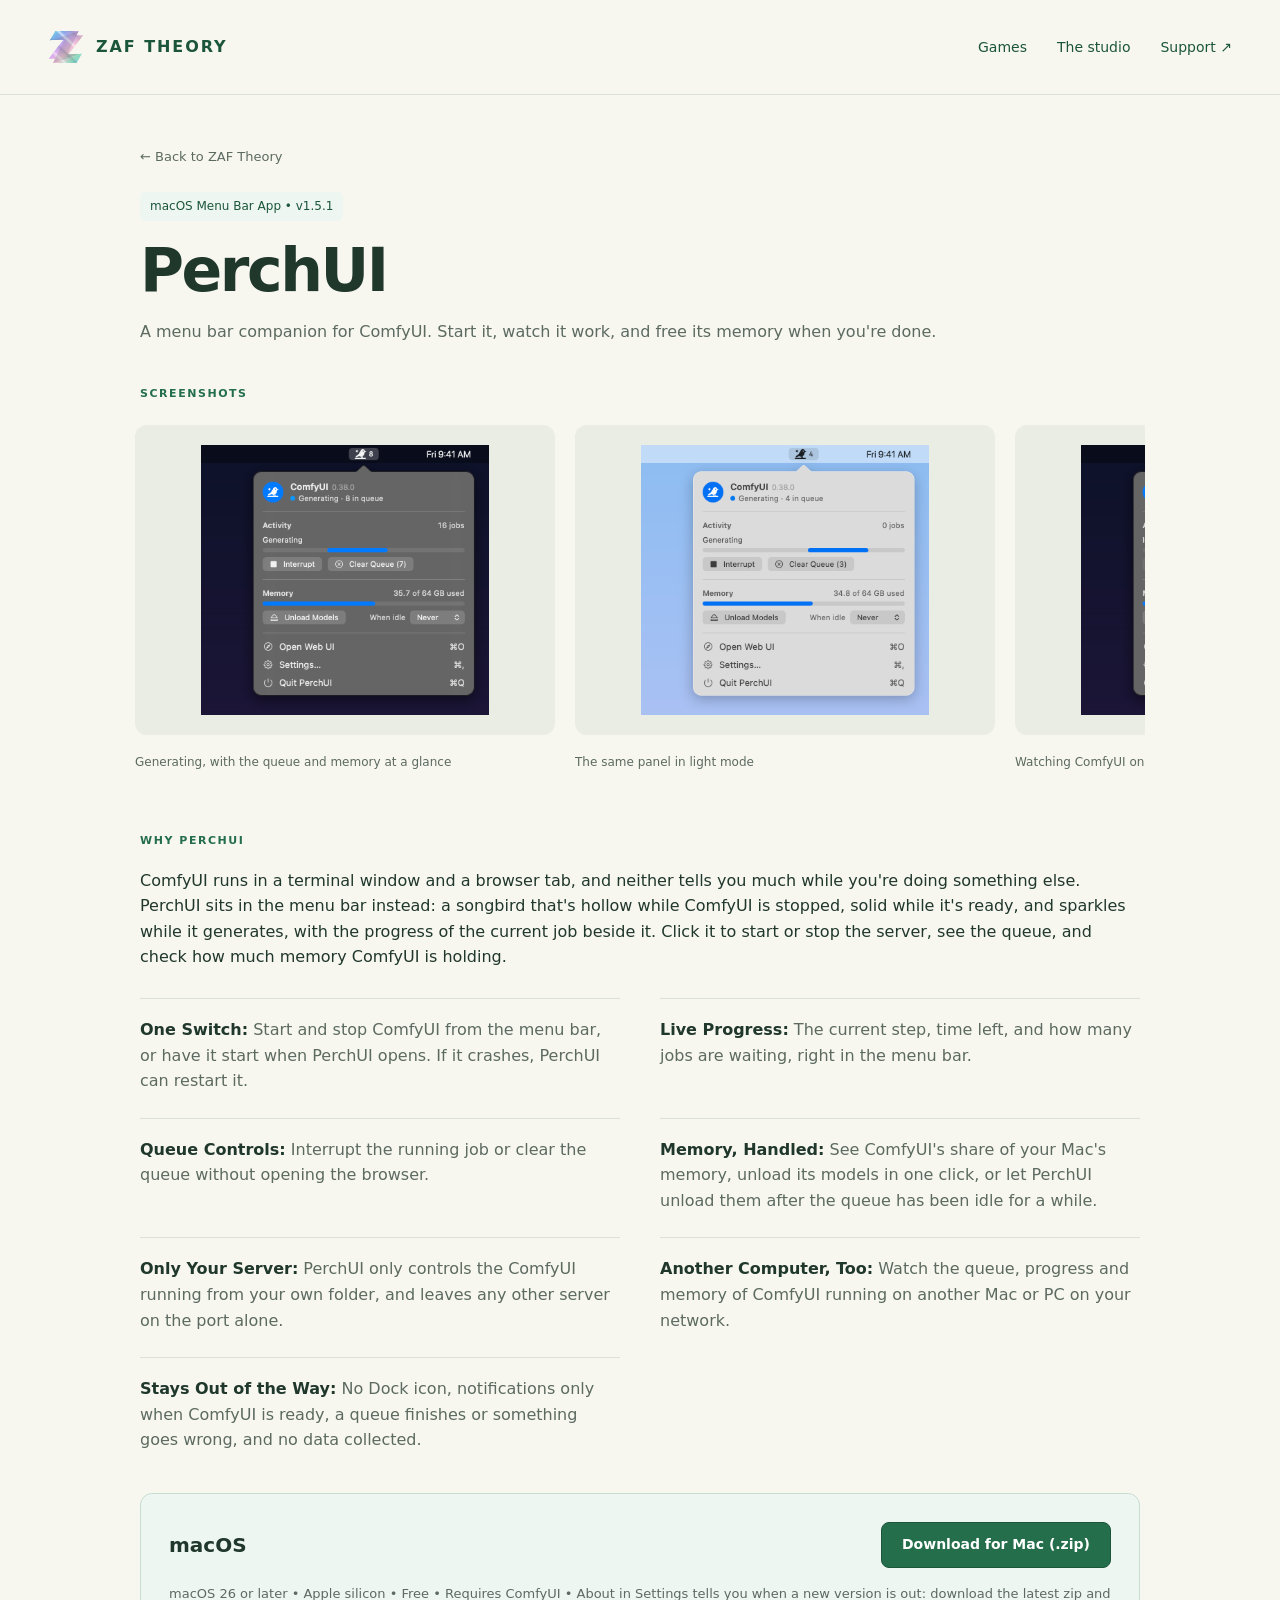
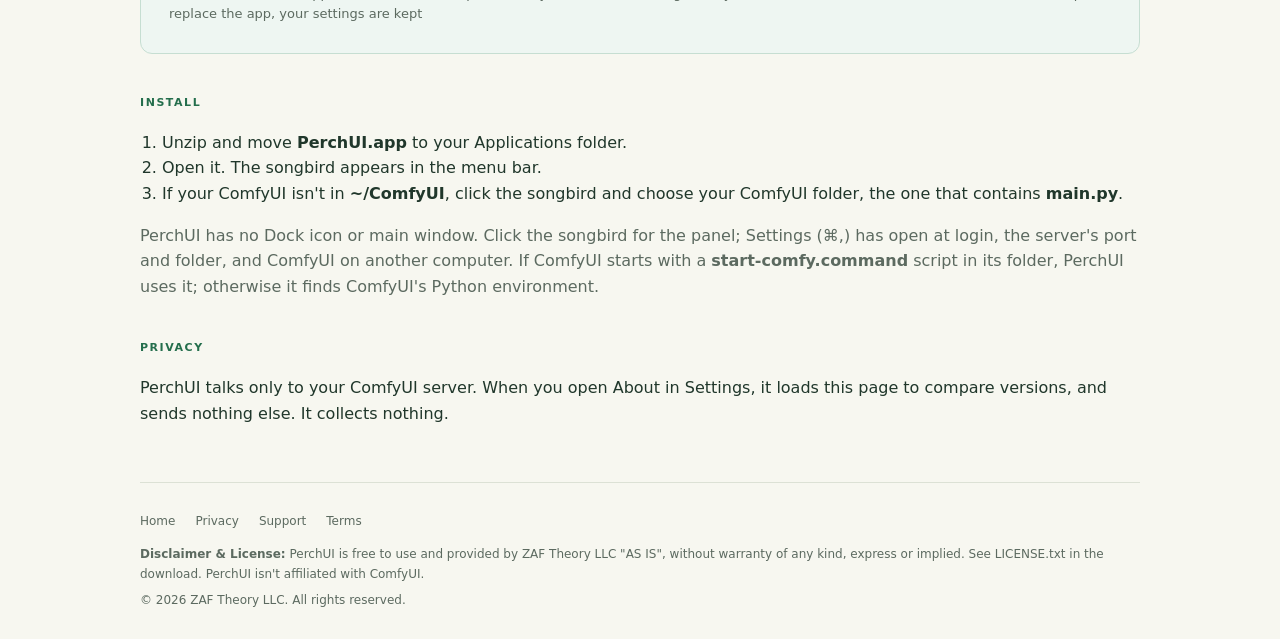
<file: perchui.html>
<!DOCTYPE html>
<html lang="en">
<head>
  <meta charset="utf-8">
  <meta name="viewport" content="width=device-width, initial-scale=1">
  <meta name="robots" content="noindex, follow">
  <title>PerchUI — ZAF Theory</title>
  <meta name="description" content="Small macOS menu bar app that starts, stops and watches your ComfyUI server: queue, progress, memory, and model unloading.">
  <meta name="theme-color" content="#1f6f80">
  <link rel="icon" href="assets/favicon.svg" type="image/svg+xml">
<link rel="stylesheet" href="styles.css">
</head>
<body>
<a class="skip-link" href="#main">Skip to content</a>
<header class="site-header">
<a class="site-brand" href="/" aria-label="ZAF Theory home"><img class="brand-hologram" src="assets/brand-foil.svg" alt="" width="36" height="36" aria-hidden="true"><span>ZAF THEORY</span></a>
<nav aria-label="Main navigation"><a href="/#games">Games</a><a href="/#studio">The studio</a><a href="/support.html">Support <span aria-hidden="true">↗</span></a></nav>
</header>

  <main id="main" class="product-page">
    <header>
      <a href="/" class="back-link">&larr; Back to ZAF Theory</a>
      <div><span class="badge">macOS Menu Bar App • <span id="perchui-version">v1.5.1</span></span></div>
      <h1 class="lead">PerchUI</h1>
      <p class="note" style="margin: 0;">A menu bar companion for ComfyUI. Start it, watch it work, and free its memory when you're done.</p>
    </header>

    <section>
      <h2 class="caption">Screenshots</h2>
      <ul class="shots">
        <li>
          <a href="assets/perchui/panel-dark.png"><img src="assets/perchui/panel-dark.png" alt="PerchUI hanging from its menu bar songbird, which shows a sparkle and 8 jobs waiting, in dark mode while ComfyUI generates, with 8 jobs in the queue, Interrupt and Clear Queue buttons, and 35.7 of 64 GB of memory in use" loading="lazy"></a>
          <p>Generating, with the queue and memory at a glance</p>
        </li>
        <li>
          <a href="assets/perchui/panel-light.png"><img src="assets/perchui/panel-light.png" alt="PerchUI hanging from its menu bar songbird in light mode while ComfyUI generates, with 4 jobs in the queue" loading="lazy"></a>
          <p>The same panel in light mode</p>
        </li>
        <li>
          <a href="assets/perchui/panel-idle.png"><img src="assets/perchui/panel-idle.png" alt="PerchUI panel watching ComfyUI on another computer at 192.168.1.226, idle with the queue empty and 24 jobs counted" loading="lazy"></a>
          <p>Watching ComfyUI on another computer</p>
        </li>
        <li>
          <a href="assets/perchui/settings-about.png"><img src="assets/perchui/settings-about.png" alt="PerchUI Settings, About pane, with the app icon, version 1.5.0 and the ZAF Theory logo" loading="lazy"></a>
          <p>About, with its update check</p>
        </li>
      </ul>
    </section>

    <section>
      <h2 class="caption">Why PerchUI</h2>
      <p>ComfyUI runs in a terminal window and a browser tab, and neither tells you much while you're doing something else. PerchUI sits in the menu bar instead: a songbird that's hollow while ComfyUI is stopped, solid while it's ready, and sparkles while it generates, with the progress of the current job beside it. Click it to start or stop the server, see the queue, and check how much memory ComfyUI is holding.</p>

      <ul class="features">
        <li><strong>One Switch:</strong> Start and stop ComfyUI from the menu bar, or have it start when PerchUI opens. If it crashes, PerchUI can restart it.</li>
        <li><strong>Live Progress:</strong> The current step, time left, and how many jobs are waiting, right in the menu bar.</li>
        <li><strong>Queue Controls:</strong> Interrupt the running job or clear the queue without opening the browser.</li>
        <li><strong>Memory, Handled:</strong> See ComfyUI's share of your Mac's memory, unload its models in one click, or let PerchUI unload them after the queue has been idle for a while.</li>
        <li><strong>Only Your Server:</strong> PerchUI only controls the ComfyUI running from your own folder, and leaves any other server on the port alone.</li>
        <li><strong>Another Computer, Too:</strong> Watch the queue, progress and memory of ComfyUI running on another Mac or PC on your network.</li>
        <li><strong>Stays Out of the Way:</strong> No Dock icon, notifications only when ComfyUI is ready, a queue finishes or something goes wrong, and no data collected.</li>
      </ul>
    </section>

    <div class="download-box">
      <div class="download-header">
        <div class="download-platform">macOS</div>
        <div>
          <a id="perchui-download" class="btn" href="https://github.com/zaftheory/zaftheory.github.io/releases/download/perchui-latest/PerchUI-1.5.1.zip">Download for Mac (.zip)</a>
        </div>
      </div>
      <div class="download-meta">
        macOS 26 or later • Apple silicon • Free • Requires ComfyUI • About in Settings tells you when a new version is out: download the latest zip and replace the app, your settings are kept
      </div>
    </div>

    <section>
      <h2 class="caption">Install</h2>
      <ol class="steps">
        <li>Unzip and move <strong>PerchUI.app</strong> to your Applications folder.</li>
        <li>Open it. The songbird appears in the menu bar.</li>
        <li>If your ComfyUI isn't in <strong>~/ComfyUI</strong>, click the songbird and choose your ComfyUI folder, the one that contains <strong>main.py</strong>.</li>
      </ol>
      <p class="note">PerchUI has no Dock icon or main window. Click the songbird for the panel; Settings (⌘,) has open at login, the server's port and folder, and ComfyUI on another computer. If ComfyUI starts with a <strong>start-comfy.command</strong> script in its folder, PerchUI uses it; otherwise it finds ComfyUI's Python environment.</p>
    </section>

    <section>
      <h2 class="caption">Privacy</h2>
      <p>PerchUI talks only to your ComfyUI server. When you open About in Settings, it loads this page to compare versions, and sends nothing else. It collects nothing.</p>
    </section>

    <footer class="disclaimer">
      <nav class="footer-links" style="margin-bottom: 12px;">
        <a href="/">Home</a>
        <span class="sep">&bull;</span>
        <a href="/privacy.html">Privacy</a>
        <span class="sep">&bull;</span>
        <a href="/support.html">Support</a>
        <span class="sep">&bull;</span>
        <a href="/terms.html">Terms</a>
      </nav>
      <p><strong>Disclaimer & License:</strong> PerchUI is free to use and provided by ZAF Theory LLC "AS IS", without warranty of any kind, express or implied. See LICENSE.txt in the download. PerchUI isn't affiliated with ComfyUI.</p>
      <p style="margin-top: 6px;">&copy; 2026 ZAF Theory LLC. All rights reserved.</p>
    </footer>
  </main>
</body>
</html>
</file>
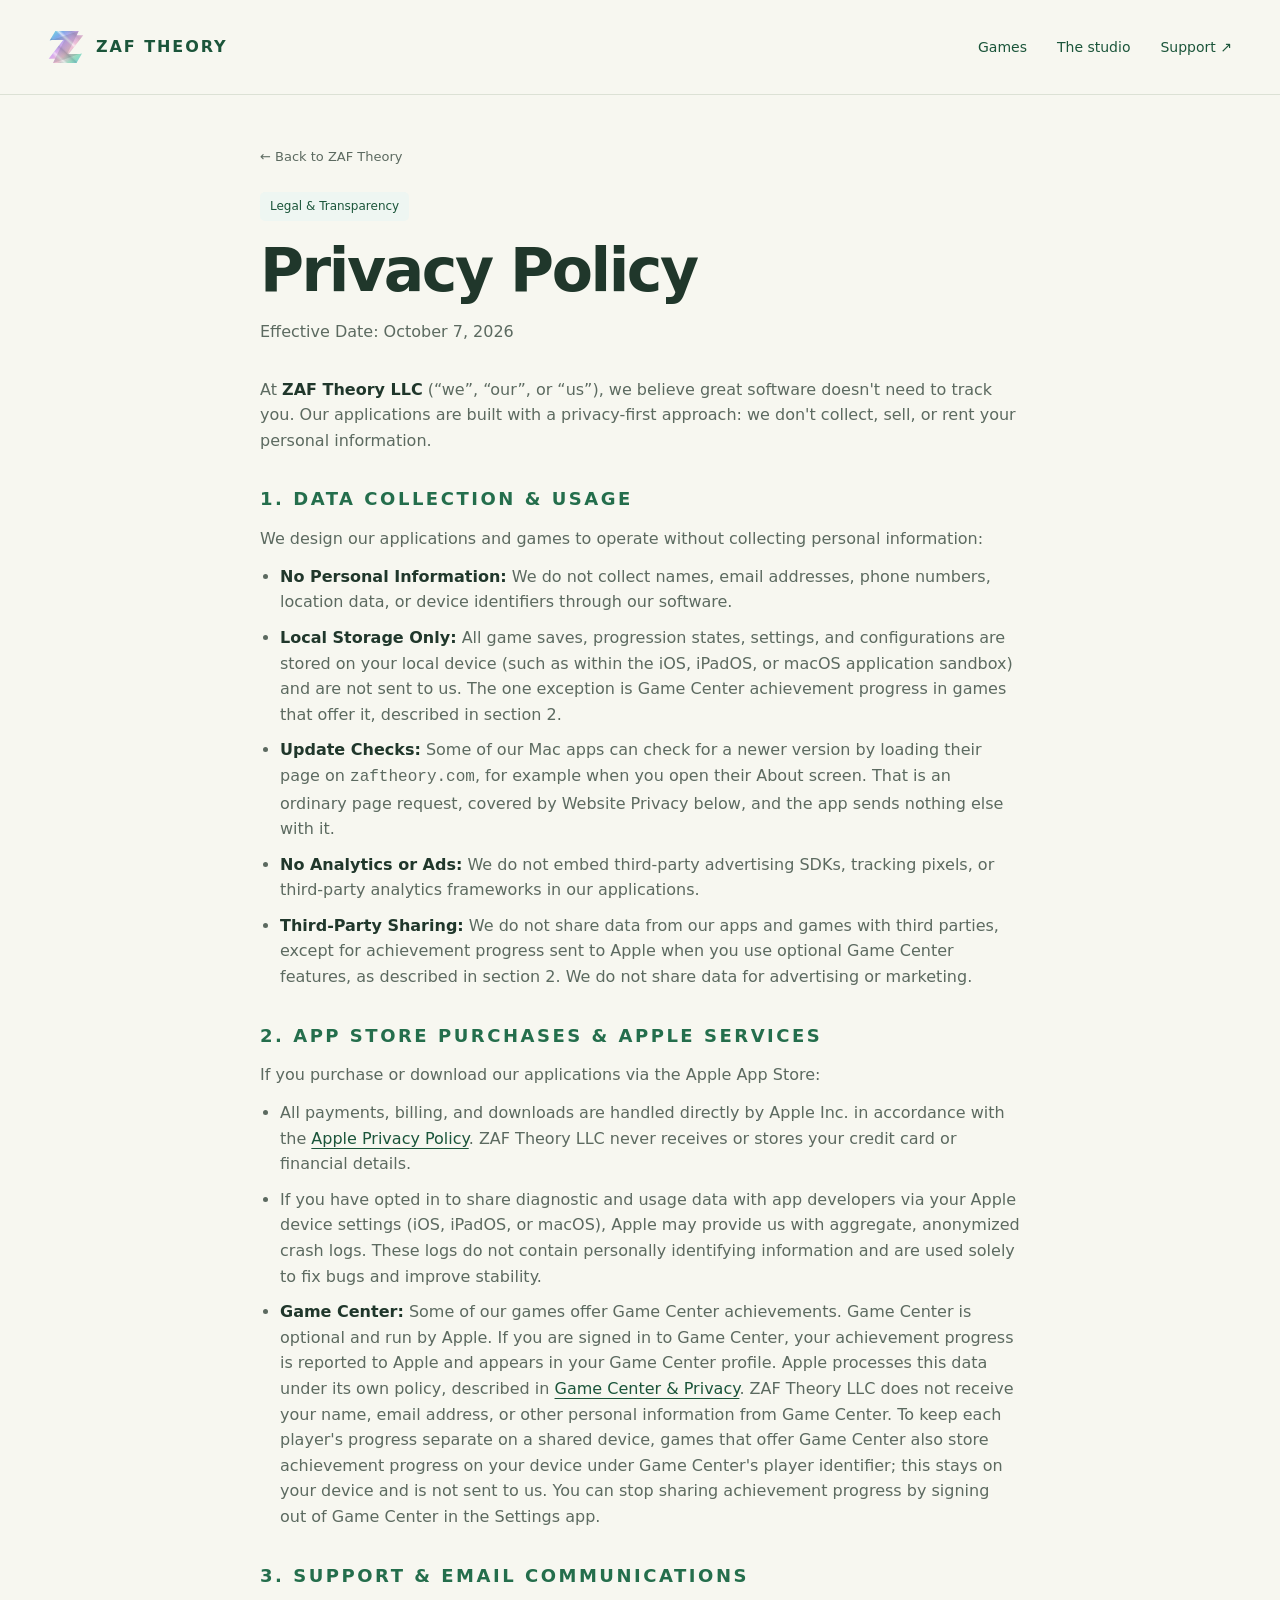
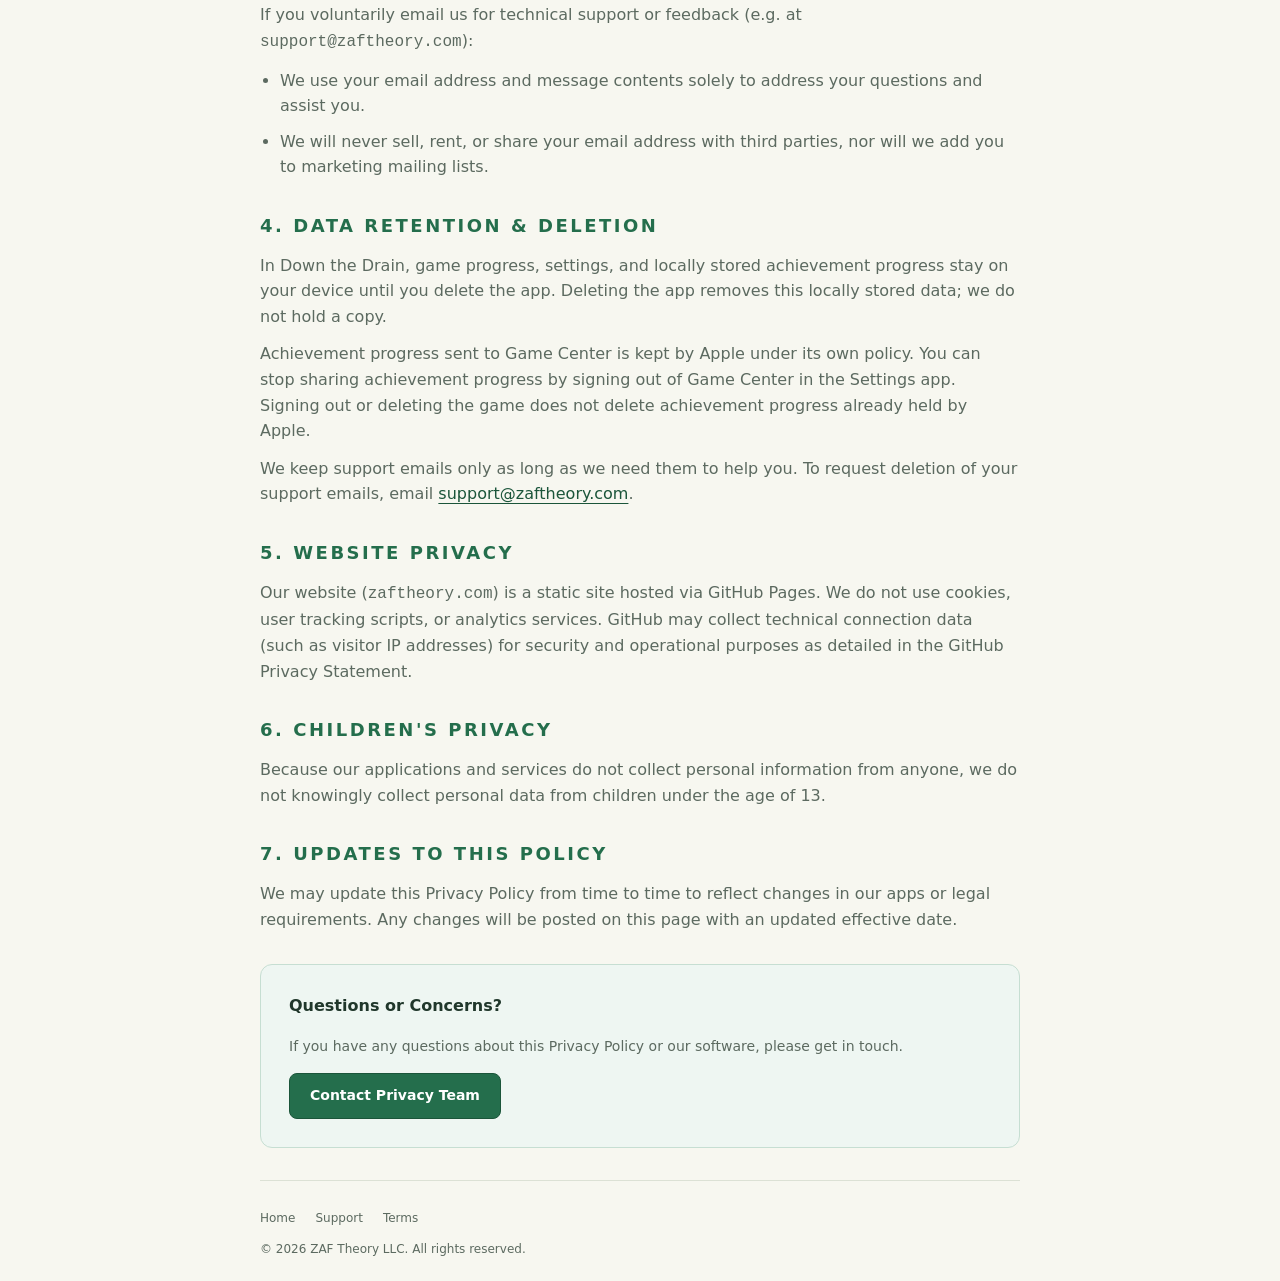
<file: privacy.html>
<!DOCTYPE html>
<html lang="en">
<head>
  <meta charset="utf-8">
  <meta name="viewport" content="width=device-width, initial-scale=1">
  <title>Privacy Policy — ZAF Theory</title>
  <meta name="description" content="Privacy Policy for ZAF Theory LLC applications and services.">
  <meta name="theme-color" content="#246e4c">
  <link rel="icon" href="assets/favicon.svg" type="image/svg+xml">
<link rel="stylesheet" href="styles.css">
</head>
<body>
<a class="skip-link" href="#main">Skip to content</a>
<header class="site-header">
<a class="site-brand" href="/" aria-label="ZAF Theory home"><img class="brand-hologram" src="assets/brand-foil.svg" alt="" width="36" height="36" aria-hidden="true"><span>ZAF THEORY</span></a>
<nav aria-label="Main navigation"><a href="/#games">Games</a><a href="/#studio">The studio</a><a href="/support.html">Support <span aria-hidden="true">↗</span></a></nav>
</header>

  <main id="main" class="page-content">
    <header>
      <a href="/" class="back-link">&larr; Back to ZAF Theory</a>
      <div><span class="badge">Legal & Transparency</span></div>
      <h1 class="lead">Privacy Policy</h1>
      <p class="note" style="margin: 0;">Effective Date: October 7, 2026</p>
    </header>

    <section class="legal-section">
      <p>At <strong>ZAF Theory LLC</strong> (&ldquo;we&rdquo;, &ldquo;our&rdquo;, or &ldquo;us&rdquo;), we believe great software doesn't need to track you. Our applications are built with a privacy-first approach: we don't collect, sell, or rent your personal information.</p>
    </section>

    <section class="legal-section">
      <h2 class="caption">1. Data Collection & Usage</h2>
      <p>We design our applications and games to operate without collecting personal information:</p>
      <ul>
        <li><strong>No Personal Information:</strong> We do not collect names, email addresses, phone numbers, location data, or device identifiers through our software.</li>
        <li><strong>Local Storage Only:</strong> All game saves, progression states, settings, and configurations are stored on your local device (such as within the iOS, iPadOS, or macOS application sandbox) and are not sent to us. The one exception is Game Center achievement progress in games that offer it, described in section 2.</li>
        <li><strong>Update Checks:</strong> Some of our Mac apps can check for a newer version by loading their page on <code>zaftheory.com</code>, for example when you open their About screen. That is an ordinary page request, covered by Website Privacy below, and the app sends nothing else with it.</li>
        <li><strong>No Analytics or Ads:</strong> We do not embed third-party advertising SDKs, tracking pixels, or third-party analytics frameworks in our applications.</li>
        <li><strong>Third-Party Sharing:</strong> We do not share data from our apps and games with third parties, except for achievement progress sent to Apple when you use optional Game Center features, as described in section 2. We do not share data for advertising or marketing.</li>
      </ul>
    </section>

    <section class="legal-section">
      <h2 class="caption">2. App Store Purchases & Apple Services</h2>
      <p>If you purchase or download our applications via the Apple App Store:</p>
      <ul>
        <li>All payments, billing, and downloads are handled directly by Apple Inc. in accordance with the <a href="https://www.apple.com/legal/privacy/" target="_blank" rel="noopener">Apple Privacy Policy</a>. ZAF Theory LLC never receives or stores your credit card or financial details.</li>
        <li>If you have opted in to share diagnostic and usage data with app developers via your Apple device settings (iOS, iPadOS, or macOS), Apple may provide us with aggregate, anonymized crash logs. These logs do not contain personally identifying information and are used solely to fix bugs and improve stability.</li>
        <li><strong>Game Center:</strong> Some of our games offer Game Center achievements. Game Center is optional and run by Apple. If you are signed in to Game Center, your achievement progress is reported to Apple and appears in your Game Center profile. Apple processes this data under its own policy, described in <a href="https://www.apple.com/legal/privacy/data/en/game-center/" target="_blank" rel="noopener">Game Center &amp; Privacy</a>. ZAF Theory LLC does not receive your name, email address, or other personal information from Game Center. To keep each player's progress separate on a shared device, games that offer Game Center also store achievement progress on your device under Game Center's player identifier; this stays on your device and is not sent to us. You can stop sharing achievement progress by signing out of Game Center in the Settings app.</li>
      </ul>
    </section>

    <section class="legal-section">
      <h2 class="caption">3. Support & Email Communications</h2>
      <p>If you voluntarily email us for technical support or feedback (e.g. at <code>support@zaftheory.com</code>):</p>
      <ul>
        <li>We use your email address and message contents solely to address your questions and assist you.</li>
        <li>We will never sell, rent, or share your email address with third parties, nor will we add you to marketing mailing lists.</li>
      </ul>
    </section>

    <section class="legal-section">
      <h2 class="caption">4. Data Retention &amp; Deletion</h2>
      <p>In Down the Drain, game progress, settings, and locally stored achievement progress stay on your device until you delete the app. Deleting the app removes this locally stored data; we do not hold a copy.</p>
      <p>Achievement progress sent to Game Center is kept by Apple under its own policy. You can stop sharing achievement progress by signing out of Game Center in the Settings app. Signing out or deleting the game does not delete achievement progress already held by Apple.</p>
      <p>We keep support emails only as long as we need them to help you. To request deletion of your support emails, email <a href="mailto:support@zaftheory.com">support@zaftheory.com</a>.</p>
    </section>

    <section class="legal-section">
      <h2 class="caption">5. Website Privacy</h2>
      <p>Our website (<code>zaftheory.com</code>) is a static site hosted via GitHub Pages. We do not use cookies, user tracking scripts, or analytics services. GitHub may collect technical connection data (such as visitor IP addresses) for security and operational purposes as detailed in the GitHub Privacy Statement.</p>
    </section>

    <section class="legal-section">
      <h2 class="caption">6. Children's Privacy</h2>
      <p>Because our applications and services do not collect personal information from anyone, we do not knowingly collect personal data from children under the age of 13.</p>
    </section>

    <section class="legal-section">
      <h2 class="caption">7. Updates to This Policy</h2>
      <p>We may update this Privacy Policy from time to time to reflect changes in our apps or legal requirements. Any changes will be posted on this page with an updated effective date.</p>
    </section>

    <section class="action-box">
      <h2 style="margin: 0; font-size: 16px;">Questions or Concerns?</h2>
      <p style="margin: 0; color: var(--text-muted); font-size: 14px;">If you have any questions about this Privacy Policy or our software, please get in touch.</p>
      <div>
        <a class="btn" href="mailto:support@zaftheory.com">Contact Privacy Team</a>
      </div>
    </section>

    <footer>
      <nav class="footer-links">
        <a href="/">Home</a>
        <span class="sep">&bull;</span>
        <a href="/support.html">Support</a>
        <span class="sep">&bull;</span>
        <a href="/terms.html">Terms</a>
      </nav>
      <p>&copy; 2026 ZAF Theory LLC. All rights reserved.</p>
    </footer>
  </main>
</body>
</html>
</file>
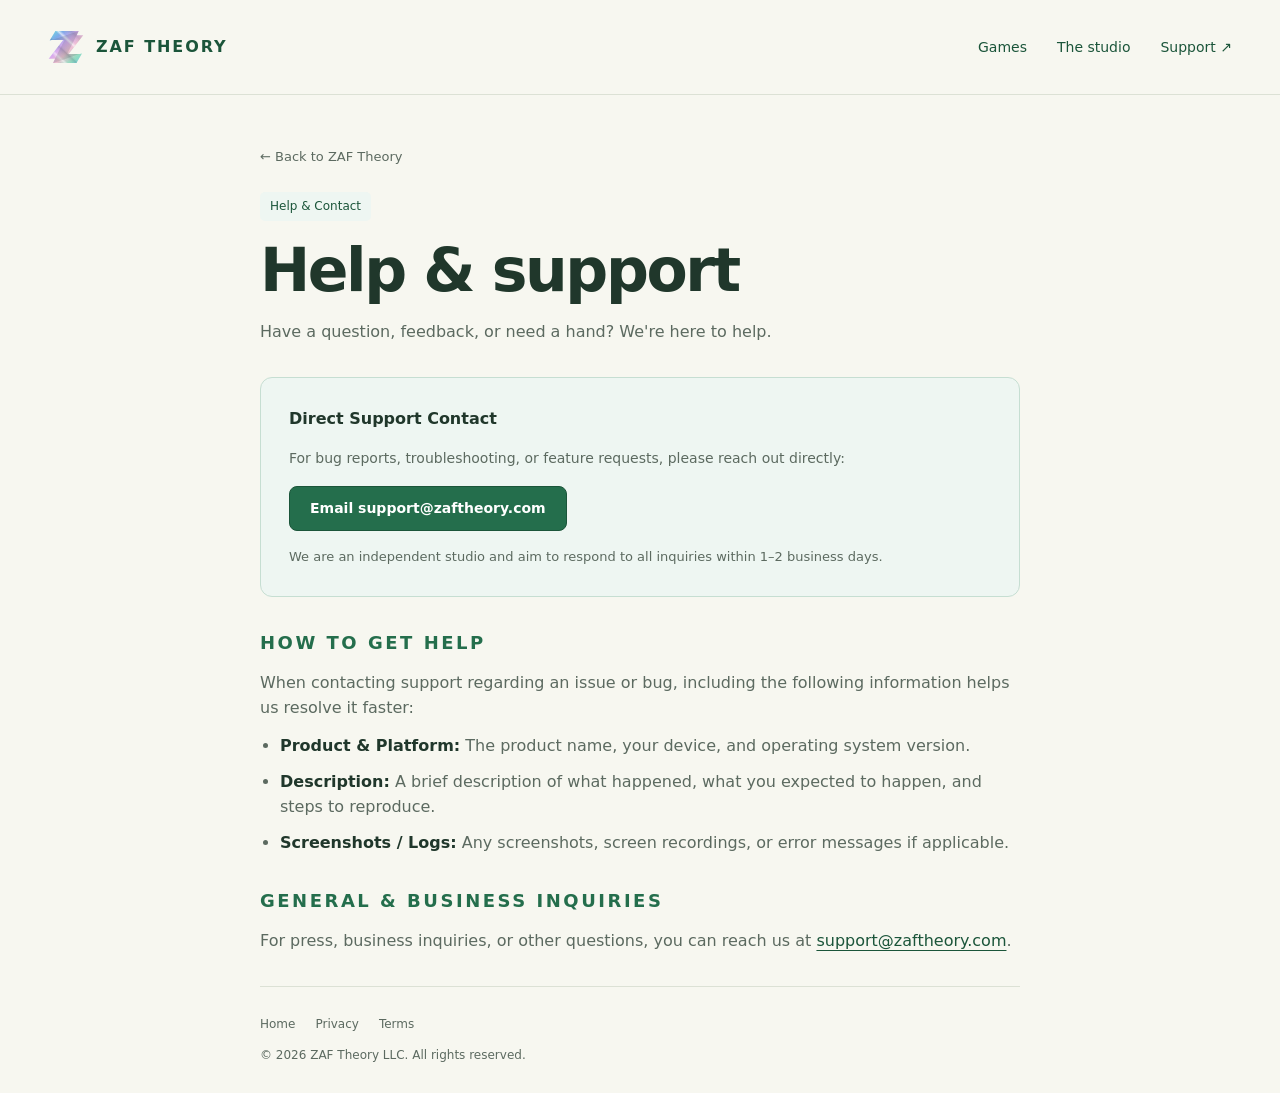
<file: support.html>
<!DOCTYPE html>
<html lang="en">
<head>
  <meta charset="utf-8">
  <meta name="viewport" content="width=device-width, initial-scale=1">
  <title>Support — ZAF Theory</title>
  <meta name="description" content="Support and contact information for ZAF Theory LLC.">
  <meta name="theme-color" content="#246e4c">
  <link rel="icon" href="assets/favicon.svg" type="image/svg+xml">
<link rel="stylesheet" href="styles.css">
</head>
<body>
<a class="skip-link" href="#main">Skip to content</a>
<header class="site-header">
<a class="site-brand" href="/" aria-label="ZAF Theory home"><img class="brand-hologram" src="assets/brand-foil.svg" alt="" width="36" height="36" aria-hidden="true"><span>ZAF THEORY</span></a>
<nav aria-label="Main navigation"><a href="/#games">Games</a><a href="/#studio">The studio</a><a href="/support.html">Support <span aria-hidden="true">↗</span></a></nav>
</header>

  <main id="main" class="page-content">
    <header>
      <a href="/" class="back-link">&larr; Back to ZAF Theory</a>
      <div><span class="badge">Help & Contact</span></div>
      <h1 class="lead">Help &amp; support</h1>
      <p class="note" style="margin: 0;">Have a question, feedback, or need a hand? We're here to help.</p>
    </header>

    <section class="action-box">
      <h2 style="margin: 0; font-size: 16px;">Direct Support Contact</h2>
      <p style="margin: 0; color: var(--text-muted); font-size: 14px;">
        For bug reports, troubleshooting, or feature requests, please reach out directly:
      </p>
      <div>
        <a class="btn" href="mailto:support@zaftheory.com">Email support@zaftheory.com</a>
      </div>
      <p style="margin: 0; font-size: 13px; color: var(--text-muted);">
        We are an independent studio and aim to respond to all inquiries within 1&ndash;2 business days.
      </p>
    </section>

    <section class="legal-section">
      <h2 class="caption">How to Get Help</h2>
      <p>When contacting support regarding an issue or bug, including the following information helps us resolve it faster:</p>
      <ul>
        <li><strong>Product &amp; Platform:</strong> The product name, your device, and operating system version.</li>
        <li><strong>Description:</strong> A brief description of what happened, what you expected to happen, and steps to reproduce.</li>
        <li><strong>Screenshots / Logs:</strong> Any screenshots, screen recordings, or error messages if applicable.</li>
      </ul>
    </section>


    <section class="legal-section">
      <h2 class="caption">General & Business Inquiries</h2>
      <p>For press, business inquiries, or other questions, you can reach us at <a href="mailto:support@zaftheory.com">support@zaftheory.com</a>.</p>
    </section>

    <footer>
      <nav class="footer-links">
        <a href="/">Home</a>
        <span class="sep">&bull;</span>
        <a href="/privacy.html">Privacy</a>
        <span class="sep">&bull;</span>
        <a href="/terms.html">Terms</a>
      </nav>
      <p>&copy; 2026 ZAF Theory LLC. All rights reserved.</p>
    </footer>
  </main>
</body>
</html>
</file>
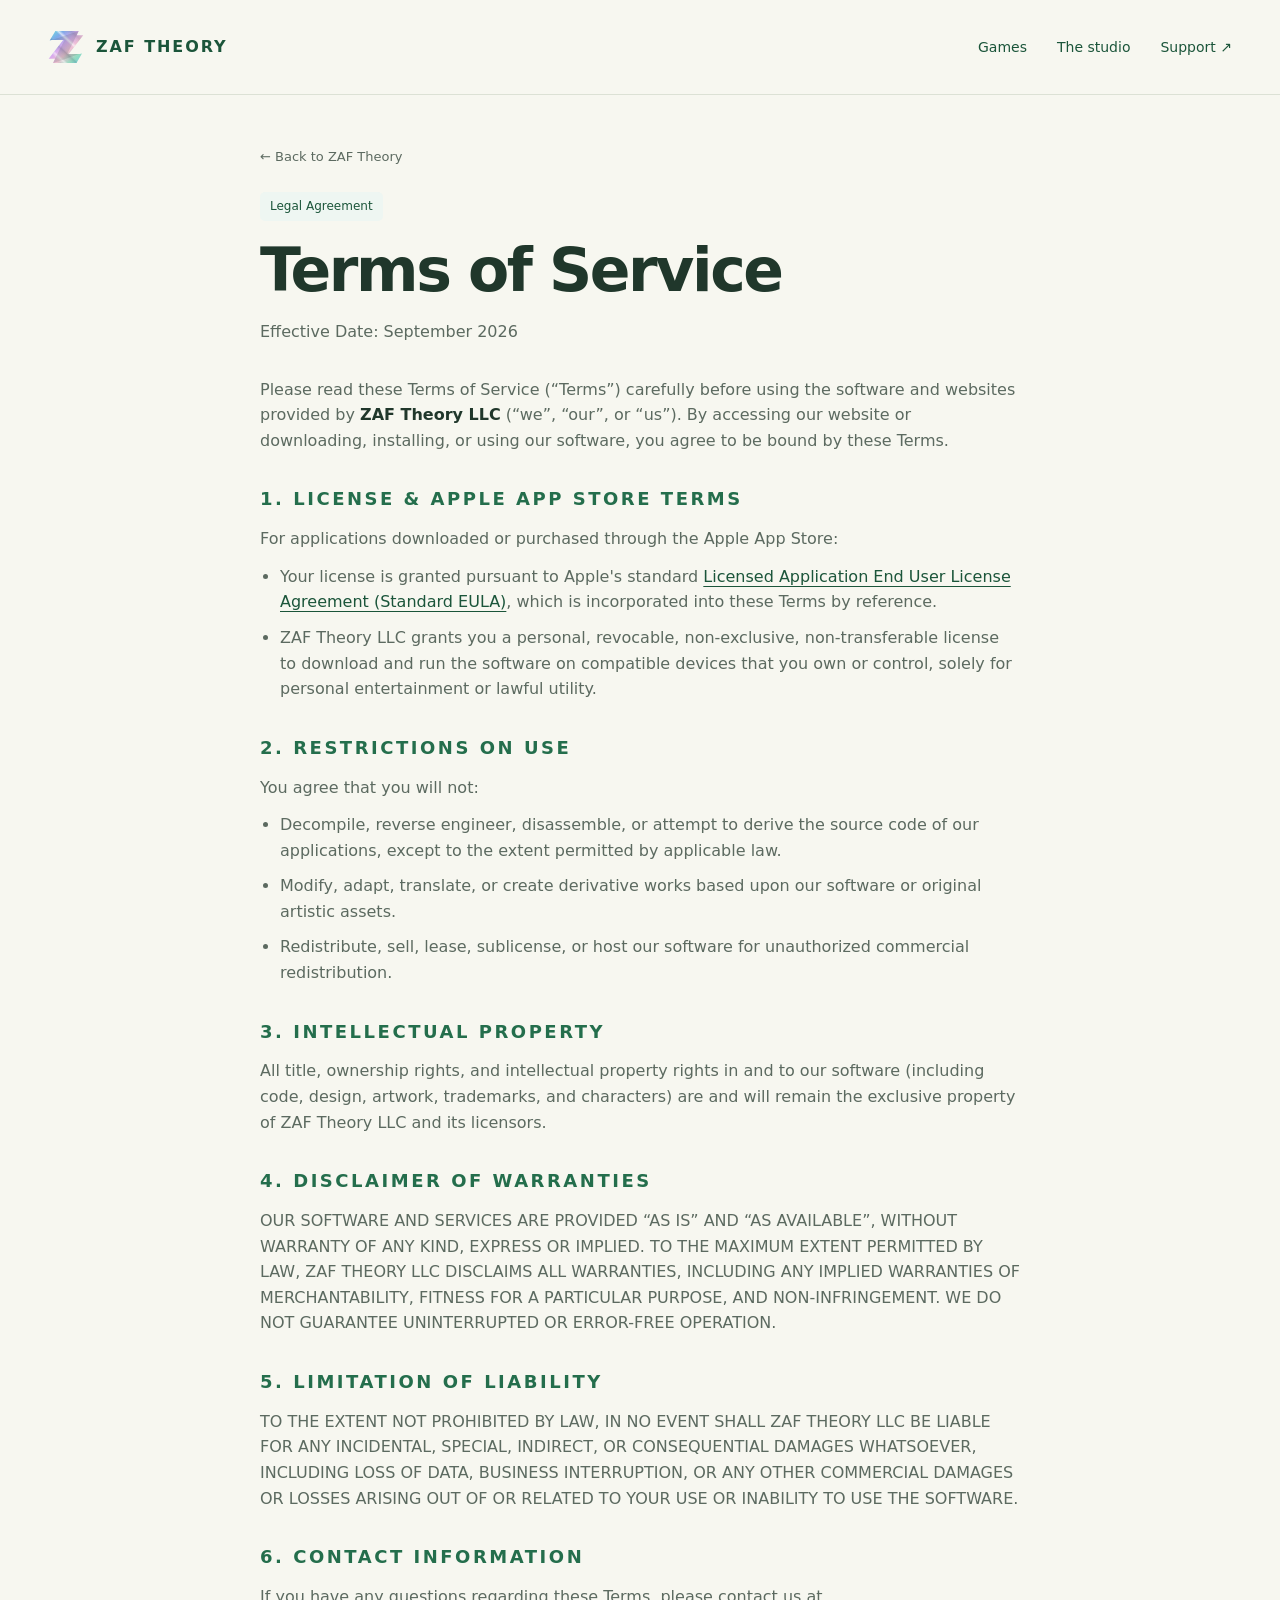
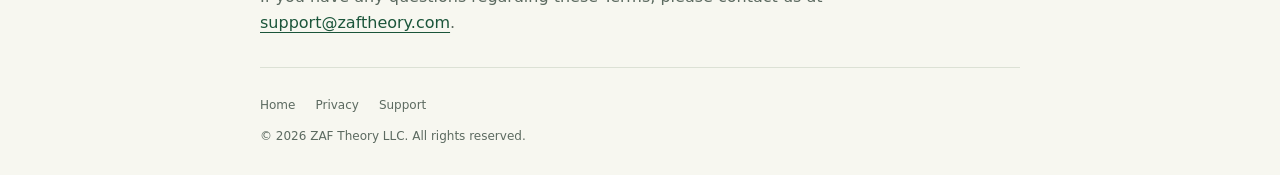
<file: terms.html>
<!DOCTYPE html>
<html lang="en">
<head>
  <meta charset="utf-8">
  <meta name="viewport" content="width=device-width, initial-scale=1">
  <title>Terms of Service — ZAF Theory</title>
  <meta name="description" content="Terms of Service and License Agreement for ZAF Theory LLC applications and services.">
  <meta name="theme-color" content="#246e4c">
  <link rel="icon" href="assets/favicon.svg" type="image/svg+xml">
<link rel="stylesheet" href="styles.css">
</head>
<body>
<a class="skip-link" href="#main">Skip to content</a>
<header class="site-header">
<a class="site-brand" href="/" aria-label="ZAF Theory home"><img class="brand-hologram" src="assets/brand-foil.svg" alt="" width="36" height="36" aria-hidden="true"><span>ZAF THEORY</span></a>
<nav aria-label="Main navigation"><a href="/#games">Games</a><a href="/#studio">The studio</a><a href="/support.html">Support <span aria-hidden="true">↗</span></a></nav>
</header>

  <main id="main" class="page-content">
    <header>
      <a href="/" class="back-link">&larr; Back to ZAF Theory</a>
      <div><span class="badge">Legal Agreement</span></div>
      <h1 class="lead">Terms of Service</h1>
      <p class="note" style="margin: 0;">Effective Date: September 2026</p>
    </header>

    <section class="legal-section">
      <p>Please read these Terms of Service (&ldquo;Terms&rdquo;) carefully before using the software and websites provided by <strong>ZAF Theory LLC</strong> (&ldquo;we&rdquo;, &ldquo;our&rdquo;, or &ldquo;us&rdquo;). By accessing our website or downloading, installing, or using our software, you agree to be bound by these Terms.</p>
    </section>

    <section class="legal-section">
      <h2 class="caption">1. License & Apple App Store Terms</h2>
      <p>For applications downloaded or purchased through the Apple App Store:</p>
      <ul>
        <li>Your license is granted pursuant to Apple's standard <a href="https://www.apple.com/legal/internet-services/itunes/dev/stdeula/" target="_blank" rel="noopener">Licensed Application End User License Agreement (Standard EULA)</a>, which is incorporated into these Terms by reference.</li>
        <li>ZAF Theory LLC grants you a personal, revocable, non-exclusive, non-transferable license to download and run the software on compatible devices that you own or control, solely for personal entertainment or lawful utility.</li>
      </ul>
    </section>

    <section class="legal-section">
      <h2 class="caption">2. Restrictions on Use</h2>
      <p>You agree that you will not:</p>
      <ul>
        <li>Decompile, reverse engineer, disassemble, or attempt to derive the source code of our applications, except to the extent permitted by applicable law.</li>
        <li>Modify, adapt, translate, or create derivative works based upon our software or original artistic assets.</li>
        <li>Redistribute, sell, lease, sublicense, or host our software for unauthorized commercial redistribution.</li>
      </ul>
    </section>

    <section class="legal-section">
      <h2 class="caption">3. Intellectual Property</h2>
      <p>All title, ownership rights, and intellectual property rights in and to our software (including code, design, artwork, trademarks, and characters) are and will remain the exclusive property of ZAF Theory LLC and its licensors.</p>
    </section>

    <section class="legal-section">
      <h2 class="caption">4. Disclaimer of Warranties</h2>
      <p>OUR SOFTWARE AND SERVICES ARE PROVIDED &ldquo;AS IS&rdquo; AND &ldquo;AS AVAILABLE&rdquo;, WITHOUT WARRANTY OF ANY KIND, EXPRESS OR IMPLIED. TO THE MAXIMUM EXTENT PERMITTED BY LAW, ZAF THEORY LLC DISCLAIMS ALL WARRANTIES, INCLUDING ANY IMPLIED WARRANTIES OF MERCHANTABILITY, FITNESS FOR A PARTICULAR PURPOSE, AND NON-INFRINGEMENT. WE DO NOT GUARANTEE UNINTERRUPTED OR ERROR-FREE OPERATION.</p>
    </section>

    <section class="legal-section">
      <h2 class="caption">5. Limitation of Liability</h2>
      <p>TO THE EXTENT NOT PROHIBITED BY LAW, IN NO EVENT SHALL ZAF THEORY LLC BE LIABLE FOR ANY INCIDENTAL, SPECIAL, INDIRECT, OR CONSEQUENTIAL DAMAGES WHATSOEVER, INCLUDING LOSS OF DATA, BUSINESS INTERRUPTION, OR ANY OTHER COMMERCIAL DAMAGES OR LOSSES ARISING OUT OF OR RELATED TO YOUR USE OR INABILITY TO USE THE SOFTWARE.</p>
    </section>

    <section class="legal-section">
      <h2 class="caption">6. Contact Information</h2>
      <p>If you have any questions regarding these Terms, please contact us at <a href="mailto:support@zaftheory.com">support@zaftheory.com</a>.</p>
    </section>

    <footer>
      <nav class="footer-links">
        <a href="/">Home</a>
        <span class="sep">&bull;</span>
        <a href="/privacy.html">Privacy</a>
        <span class="sep">&bull;</span>
        <a href="/support.html">Support</a>
      </nav>
      <p>&copy; 2026 ZAF Theory LLC. All rights reserved.</p>
    </footer>
  </main>
</body>
</html>
</file>
<file: styles.css>
:root {
  --emerald:#246e4c;
  --emerald-dark:#1b553a;
  --emerald-deep:#103524;
  --emerald-tint:#eef6f2;
  --emerald-border:#c6ded2;
  --on-emerald:#fff;
  --bg:#f7f7f0;
  --text:#20372b;
  --text-muted:#5c6a60;
  --line:#dce1d5;
  --font-body:"Segoe UI",system-ui,-apple-system,sans-serif;
}

*,*::before,*::after {
  box-sizing:border-box;
}

html {
  scroll-behavior:smooth;
  scroll-padding-top:30px;
}

body {
  margin:0;
  background:var(--bg);
  color:var(--text);
  font:16px/1.6 var(--font-body);
}

img {
  max-width:100%;
}

a {
  color:var(--emerald-dark);
  text-underline-offset:4px;
}

a:focus-visible,summary:focus-visible {
  outline:3px solid #b66828;
  outline-offset:5px;
}

::selection {
  background:#d4e3cb;
  color:#103524;
}

section[hidden] {
  display:none;
}

h1,h2,h3,p {
  margin-top:0;
}

.skip-link {
  position:absolute;
  top:-100px;
  left:20px;
  padding:12px 20px;
  z-index:10;
  background:var(--emerald);
  color:white;
}

.skip-link:focus {
  top:12px;
}

.site-header {
  max-width:1280px;
  margin:auto;
  padding:29px 48px;
  display:flex;
  align-items:center;
  justify-content:space-between;
  gap:24px;
  border-bottom:1px solid var(--line);
}

.site-brand {
  display:inline-flex;
  align-items:center;
  gap:12px;
  text-decoration:none;
  color:var(--emerald-dark);
}

.site-brand .brand-hologram {
  display:block;
  width:36px;
  height:36px;
}

.site-brand span,.footer-wordmark {
  font-size:16px;
  font-weight:750;
  letter-spacing:.12em;
}

.site-header nav {
  display:flex;
  gap:30px;
}

.site-header nav a {
  font-size:14px;
  text-decoration:none;
}

.site-header nav a:hover {
  text-decoration:underline;
}

main {
  width:min(100% - 96px,1184px);
  margin:auto;
}

.home-content {
  display:flex;
  flex-direction:column;
  gap:80px;
}

.studio-intro {
  padding-top:66px;
}

.eyebrow,.caption {
  font-size:11px;
  letter-spacing:.14em;
  text-transform:uppercase;
  font-weight:650;
}

.eyebrow {
  margin:0 0 20px;
}

.status-dot {
  display:inline-block;
  width:7px;
  height:7px;
  background:var(--emerald);
  border-radius:50%;
  margin-right:8px;
}

.studio-intro h1 {
  font-size:clamp(42px,5.4vw,74px);
  line-height:1.08;
  font-weight:550;
  letter-spacing:-.055em;
  margin:0 0 30px;
}

.studio-intro h1 em {
  font-family:Georgia,serif;
  font-weight:400;
  color:var(--emerald);
}

.intro-bottom {
  display:flex;
  justify-content:space-between;
  gap:24px;
  align-items:end;
}

.intro-bottom p {
  color:var(--text-muted);
  margin:0;
  font-size:17px;
}

.text-link {
  display:inline-flex;
  gap:26px;
  align-items:center;
  text-decoration:none;
  font-size:14px;
  font-weight:650;
  padding-bottom:5px;
  border-bottom:1px solid var(--emerald-border);
}

.text-link:hover {
  border-color:var(--emerald);
}

.text-link span,.btn span {
  transition:transform .2s;
}

.text-link:hover span,.btn:hover span {
  transform:translate(2px,-2px);
}

.section-heading {
  display:flex;
  justify-content:space-between;
  align-items:baseline;
  gap:20px;
  margin-bottom:24px;
}

.section-heading h2 {
  font-size:27px;
  line-height:1.3;
  letter-spacing:-.03em;
  font-weight:550;
  margin:0;
}

.section-heading .eyebrow {
  margin:0;
  color:var(--text-muted);
  white-space:nowrap;
}

.featured-game {
  display:grid;
  grid-template-columns:1fr 1fr;
  background:linear-gradient(165deg, #30855e 0%, #246e4c 45%, #184e36 100%);
  border-radius:22px;
  overflow:hidden;
  color:#f7f7f0;
}

.featured-copy {
  padding:48px;
  display:flex;
  flex-direction:column;
  align-items:start;
}

.featured-copy .eyebrow {
  color:#d8eee3;
}

.game-icon {
  border-radius:19px;
  margin-bottom:24px;
}

.featured-copy h3 {
  font:400 clamp(35px,3.7vw,50px)/1.08 Georgia,serif;
  letter-spacing:-.035em;
  margin-bottom:20px;
}

.featured-copy>p:not(.eyebrow):not(.availability) {
  max-width:370px;
  color:#d8eee3;
  font-size:16px;
}

.btn {
  display:inline-flex;
  align-items:center;
  justify-content:center;
  gap:22px;
  border:1px solid var(--emerald-dark);
  border-radius:8px;
  padding:12px 20px;
  background:var(--emerald);
  color:white;
  text-decoration:none;
  font-size:14px;
  font-weight:600;
  line-height:1.4;
}

.btn:hover {
  background:var(--emerald-dark);
  border-color:var(--emerald-dark);
}

.btn-light {
  background:#f4f3dc;
  color:var(--emerald-dark);
  border-color:#f4f3dc;
  margin-top:10px;
}

.btn-light:hover {
  background:#e3e8c9;
  border-color:#e3e8c9;
}

.btn-outline {
  color:var(--emerald-dark);
  background:transparent;
}

.btn-outline:hover {
  background:var(--emerald-tint);
}

.availability {
  font-size:11px;
  color:#d8eee3;
  margin:13px 0 30px;
}

.game-promises {
  display:flex;
  gap:18px;
  border-top:1px solid #ffffff26;
  padding-top:22px;
  margin-top:auto;
  width:100%;
  font-size:12px;
  color:#d8eee3;
}

.featured-art {
  min-height:580px;
  position:relative;
  overflow:hidden;
  display:block;
  background:#cbd8b9;
}

.art-orbit {
  position:absolute;
  width:450px;
  height:450px;
  border:1px solid #246e4c26;
  border-radius:50%;
  top:60px;
  left:20px;
}

.art-orbit::after {
  content:"";
  position:absolute;
  inset:35px;
  border:1px solid #246e4c15;
  border-radius:50%;
}

.phone {
  position:absolute;
  width:218px;
  height:auto;
  border:6px solid #222c26;
  border-radius:32px;
  box-shadow:0 24px 40px #246e4c3b;
}

.phone-front {
  left:14%;
  top:70px;
  transform:rotate(-8deg);
}

.phone-back {
  right:9%;
  top:120px;
  transform:rotate(10deg);
}

.art-label {
  position:absolute;
  bottom:24px;
  right:28px;
  color:var(--emerald-dark);
  font:italic 24px Georgia,serif;
}

.app-grid {
  display:grid;
  grid-template-columns:1fr 1fr;
  gap:28px;
}

.app-card {
  border:1px solid var(--line);
  border-radius:16px;
  overflow:hidden;
  background:#fcfcf7;
}

.app-preview {
  display:flex;
  height:300px;
  padding:35px;
  justify-content:center;
  align-items:center;
  overflow:hidden;
}

.rdp-preview {
  background:#e6eae0;
}

.flow-preview {
  background:#e0e8e2;
}

.perch-preview {
  background:#e0e6ea;
}

.app-preview img {
  max-height:100%;
  object-fit:contain;
  filter:drop-shadow(0 10px 12px #20372b20);
  transition:transform .25s;
}

.app-preview:hover img {
  transform:translateY(-4px);
}

.app-card-copy {
  padding:30px;
}

.app-card-copy .eyebrow {
  color:var(--text-muted);
  margin-bottom:12px;
}

.app-card h3 {
  font-size:27px;
  font-weight:550;
  letter-spacing:-.03em;
  margin-bottom:12px;
}

.app-card p:not(.eyebrow) {
  color:var(--text-muted);
  max-width:440px;
  margin-bottom:24px;
}

.studio-note {
  padding:48px 0;
  border-top:1px solid var(--line);
  display:grid;
  grid-template-columns:1fr 1fr;
  column-gap:70px;
  align-items:start;
}

.studio-note .eyebrow {
  grid-column:1/-1;
}

.studio-note h2 {
  grid-row:span 2;
  font-size:clamp(27px,3vw,38px);
  line-height:1.2;
  letter-spacing:-.04em;
  font-weight:500;
  margin:0;
}

.studio-note>p:not(.eyebrow) {
  color:var(--text-muted);
}

.studio-note .text-link {
  justify-self:start;
}

footer {
  color:var(--text-muted);
  font-size:12px;
  border-top:1px solid var(--line);
  padding:28px 0;
}

.site-footer {
  display:flex;
  justify-content:space-between;
  align-items:center;
  gap:20px;
}

.footer-wordmark {
  font-size:12px;
  text-decoration:none;
}

footer p {
  margin:0;
}

.footer-links {
  display:flex;
  gap:20px;
  flex-wrap:wrap;
  margin:0 0 12px;
}

.site-footer .footer-links {
  margin:0;
}

.footer-links a {
  color:var(--text-muted);
  text-decoration:none;
}

.footer-links a:hover {
  color:var(--emerald-dark);
  text-decoration:underline;
}

.sep {
  display:none;
}

/* Shared product and information pages */
.product-page,.page-content {
  display:flex;
  flex-direction:column;
  gap:40px;
  padding-top:48px;
}

.product-page {
  max-width:1000px;
}

.page-content {
  max-width:760px;
  gap:32px;
}

.back-link {
  display:inline-flex;
  color:var(--text-muted);
  font-size:13px;
  text-decoration:none;
  margin-bottom:24px;
}

.back-link:hover {
  color:var(--emerald);
}

.lead {
  font-size:clamp(36px,5vw,60px);
  line-height:1.1;
  letter-spacing:-.04em;
  font-weight:550;
  margin-bottom:16px;
}

.note {
  color:var(--text-muted);
  margin:12px 0 0;
}

.caption {
  color:var(--emerald);
  margin-bottom:18px;
}

.badge {
  display:inline-block;
  background:var(--emerald-tint);
  color:var(--emerald-dark);
  font-size:12px;
  border-radius:5px;
  padding:5px 10px;
  margin-bottom:16px;
}

.badges-row {
  display:flex;
  gap:8px;
  flex-wrap:wrap;
}

.features {
  list-style:none;
  padding:0;
  display:grid;
  grid-template-columns:1fr 1fr;
  gap:24px 40px;
  margin:28px 0 0;
}

.features li {
  border-top:1px solid var(--line);
  padding-top:18px;
  color:var(--text-muted);
}

.features strong {
  color:var(--text);
}

.shots {
  list-style:none;
  display:flex;
  gap:20px;
  padding:5px 5px 20px;
  margin:0 -5px;
  overflow-x:auto;
  scroll-snap-type:x mandatory;
}

.shots li {
  flex:0 0 min(420px,80vw);
  scroll-snap-align:start;
}

.shots img {
  width:100%;
  height:310px;
  object-fit:contain;
  background:#e9ede3;
  padding:20px;
  border-radius:12px;
}

.shots p {
  font-size:12px;
  color:var(--text-muted);
  margin:10px 0 0;
}

.download-grid {
  display:grid;
  grid-template-columns:1fr 1fr;
  gap:20px;
}

.download-box,.action-box {
  background:var(--emerald-tint);
  border:1px solid var(--emerald-border);
  border-radius:12px;
  padding:28px;
  display:flex;
  flex-direction:column;
  gap:16px;
}

.download-header {
  display:flex;
  align-items:center;
  justify-content:space-between;
  flex-wrap:wrap;
  gap:16px;
}

.download-platform {
  font-size:20px;
  font-weight:600;
}

.download-meta {
  color:var(--text-muted);
  font-size:13px;
}

.notice {
  background:#efefe7;
  border-left:3px solid #8b9b87;
  border-radius:0 8px 8px 0;
  padding:20px 24px;
  font-size:14px;
  color:var(--text-muted);
}

.disclaimer {
  font-size:12px;
  line-height:1.7;
}

.steps {
  padding-left:22px;
}

.legal-section {
  display:flex;
  flex-direction:column;
  gap:12px;
}

.legal-section h2 {
  margin:0;
  font-size:18px;
}

.legal-section p,.legal-section ul {
  margin:0;
  color:var(--text-muted);
}

.legal-section ul {
  padding-left:20px;
}

.legal-section li+li {
  margin-top:10px;
}

.legal-section strong {
  color:var(--text);
}

/* Down the Drain */
.game-page {
  max-width:1184px;
}

.game-hero {
  display:grid;
  grid-template-columns:1fr 1fr;
  gap:64px;
  align-items:center;
}

.game-hero h1 {
  font:400 clamp(50px,6vw,78px)/1.02 Georgia,serif;
  letter-spacing:-.05em;
  margin:16px 0 20px;
}

.game-hero .game-subtitle {
  font-size:24px;
  letter-spacing:-.025em;
  margin-bottom:20px;
}

.game-hero .hero-description {
  max-width:410px;
  color:var(--text-muted);
  font-size:17px;
}

.game-hero .availability {
  color:var(--text-muted);
}

.game-hero .featured-art {
  min-height:650px;
  border-radius:20px;
  background:#e6e8d1;
}

.game-hero .phone-front {
  top:60px;
  left:14%;
  width:240px;
}

.game-hero .phone-back {
  top:130px;
  right:8%;
  width:210px;
}

.game-facts {
  display:grid;
  grid-template-columns:repeat(3,1fr);
  border-top:1px solid var(--line);
  border-bottom:1px solid var(--line);
  padding:26px 0;
  gap:20px;
}

.game-facts p {
  margin:0;
  color:var(--text-muted);
  font-size:13px;
}

.game-facts strong {
  display:block;
  color:var(--text);
  font-size:20px;
  font-weight:550;
  margin-bottom:3px;
}

.game-section {
  padding-top:28px;
}

.game-section h2 {
  font:400 clamp(30px,4vw,44px)/1.15 Georgia,serif;
  letter-spacing:-.03em;
  margin-bottom:24px;
}

.game-section>p {
  max-width:640px;
  color:var(--text-muted);
}

.game-shots li {
  flex-basis:220px;
}

.game-shots img {
  height:auto;
  padding:0;
  border-radius:18px;
  aspect-ratio:600/1304;
}

.game-features {
  grid-template-columns:repeat(3,1fr);
}

.game-features strong {
  display:block;
  margin-bottom:8px;
  font-size:18px;
  font-weight:600;
}

.game-download {
  display:grid;
  grid-template-columns:1fr 1fr;
  gap:40px;
  padding:40px;
}

.game-download h2 {
  font:400 38px/1.1 Georgia,serif;
  letter-spacing:-.03em;
  margin-bottom:16px;
}

.game-download p {
  color:var(--text-muted);
  margin:0;
}

.game-download ul {
  margin:0;
  padding-left:20px;
  color:var(--text-muted);
  font-size:14px;
}

.game-download li {
  margin-bottom:8px;
}

.release-status {
  display:inline-block;
  padding:12px 16px;
  background:#d8e3d4;
  color:var(--emerald-dark);
  border-radius:8px;
  font-size:14px;
  font-weight:600;
  margin:12px 0;
}

.game-faq details {
  border-top:1px solid var(--line);
  padding:20px 0;
}

.game-faq details:last-child {
  border-bottom:1px solid var(--line);
}

.game-faq summary {
  font-size:17px;
  font-weight:600;
  cursor:pointer;
}

.game-faq details p {
  max-width:760px;
  color:var(--text-muted);
  margin:14px 0 0;
}

.notfound main {
  max-width:760px;
  padding:100px 0;
}

@media(max-width:1000px) {
  .featured-copy {
    padding:34px;
  }
  .phone {
    width:190px;
  }
  .phone-front {
    left:7%;
    top:85px;
  }
  .phone-back {
    right:4%;
    top:150px;
  }
  .game-hero {
    gap:32px;
  }
  .game-hero .phone-front {
    width:200px;
    left:9%;
    top:90px;
  }
  .game-hero .phone-back {
    width:180px;
    right:5%;
    top:160px;
  }
  .app-preview {
    height:250px;
    padding:24px;
  }
}

@media(max-width:720px) {
  .site-header {
    padding:20px 22px;
    gap:16px;
  }
  .site-brand {
    gap:8px;
  }
  .site-brand span {
    font-size:12px;
  }
  .site-brand .brand-hologram {
    width:29px;
    height:29px;
  }
  .site-header nav {
    gap:16px;
  }
  .site-header nav a {
    font-size:12px;
  }
  .site-header nav a span {
    display:none;
  }
  main {
    width:calc(100% - 44px);
  }
  .home-content {
    gap:52px;
  }
  .studio-intro {
    padding-top:40px;
  }
  .studio-intro h1 {
    font-size:clamp(36px,7.4vw,53px);
  }
  .intro-bottom {
    align-items:start;
    flex-direction:column;
    gap:20px;
  }
  .intro-bottom p {
    font-size:15px;
  }
  .section-heading h2 {
    font-size:23px;
  }
  .section-heading .eyebrow {
    font-size:9px;
  }
  .featured-game,.app-grid,.studio-note,.game-hero,.game-download {
    grid-template-columns:1fr;
  }
  .featured-copy {
    padding:30px;
  }
  .featured-copy h3 {
    font-size:43px;
  }
  .featured-art {
    min-height:510px;
  }
  .phone {
    width:190px;
  }
  .phone-front {
    left:15%;
    top:40px;
  }
  .phone-back {
    right:12%;
    top:85px;
  }
  .game-promises {
    margin-top:8px;
  }
  .app-preview {
    height:280px;
  }
  .app-card-copy {
    padding:26px;
  }
  .studio-note {
    gap:20px;
    padding:36px 0 0;
  }
  .studio-note .eyebrow {
    margin:0;
  }
  .studio-note h2 {
    grid-row:auto;
  }
  .site-footer {
    flex-wrap:wrap;
    padding:26px 0;
  }
  .site-footer .footer-links {
    width:100%;
  }
  .product-page,.page-content {
    padding-top:30px;
    gap:32px;
  }
  .features,.game-features,.download-grid {
    grid-template-columns:1fr;
    gap:20px;
  }
  .game-hero .featured-art {
    min-height:560px;
  }
  .game-hero .phone-front {
    width:220px;
    top:40px;
    left:12%;
  }
  .game-hero .phone-back {
    width:190px;
    top:100px;
    right:8%;
  }
  .game-hero h1 {
    font-size:62px;
  }
  .game-hero .availability {
    margin-bottom:0;
  }
  .game-facts {
    gap:12px;
  }
  .game-facts strong {
    font-size:16px;
  }
  .game-facts p {
    font-size:11px;
  }
  .game-download {
    padding:28px;
    gap:24px;
  }
}

@media(max-width:380px) {
  .site-header {
    flex-wrap:wrap;
  }
  .site-header nav {
    gap:10px;
  }
  .site-brand span {
    font-size:10px;
  }
  .section-heading {
    align-items:start;
  }
  .phone-front {
    left:6%;
  }
  .phone-back {
    right:5%;
  }
  .game-hero .phone-front {
    left:5%;
    width:200px;
  }
  .game-hero .phone-back {
    right:4%;
    width:175px;
  }
  .game-hero h1 {
    font-size:54px;
  }
}

@media(prefers-reduced-motion:reduce) {
  html {
    scroll-behavior:auto;
  }
  *,*::before,*::after {
    transition:none!important;
  }
}

/* Remote desktop screenshots retain a landscape frame on small screens. */
.minirdp-page .shots img {
  height: clamp(180px, 30vw, 310px);
}

/* Keep the caption above the overlapping phones in the home feature. */
.home-page .art-label {
  top: 24px;
  bottom: auto;
}
</file>
